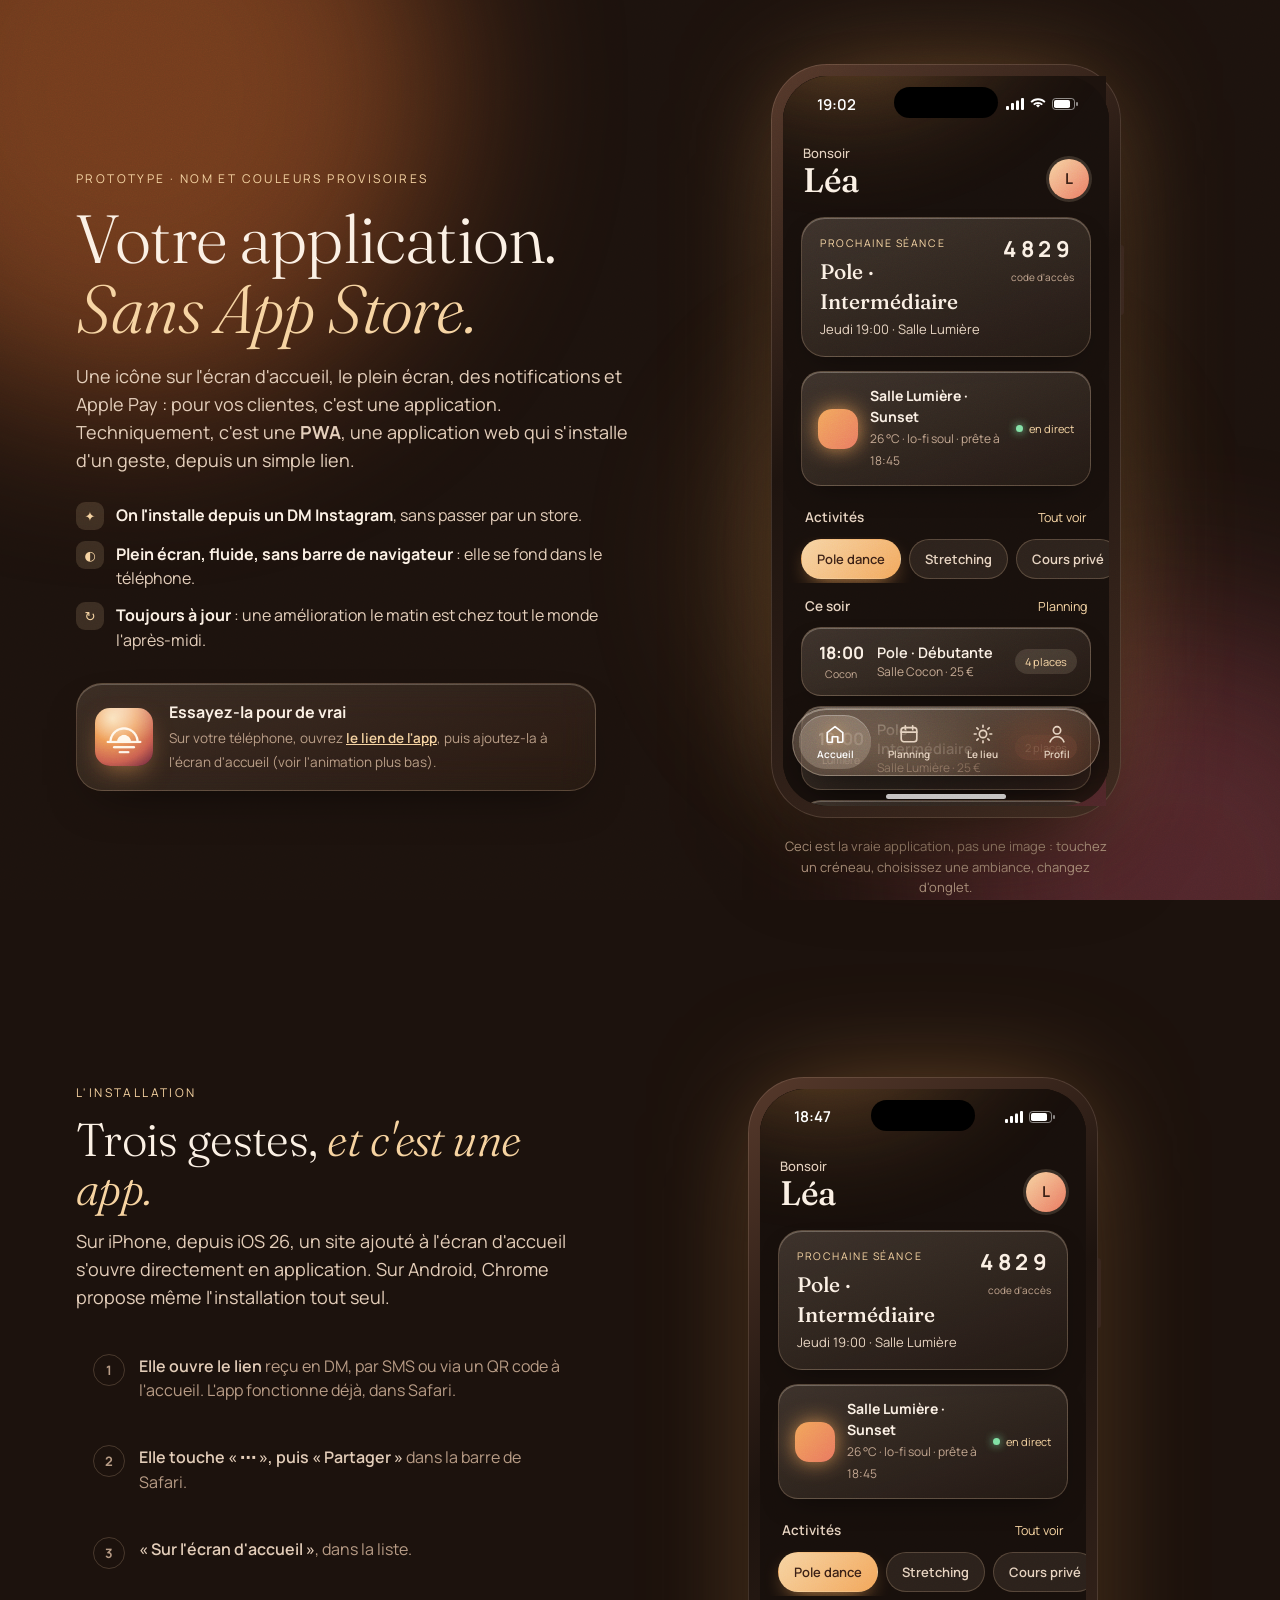
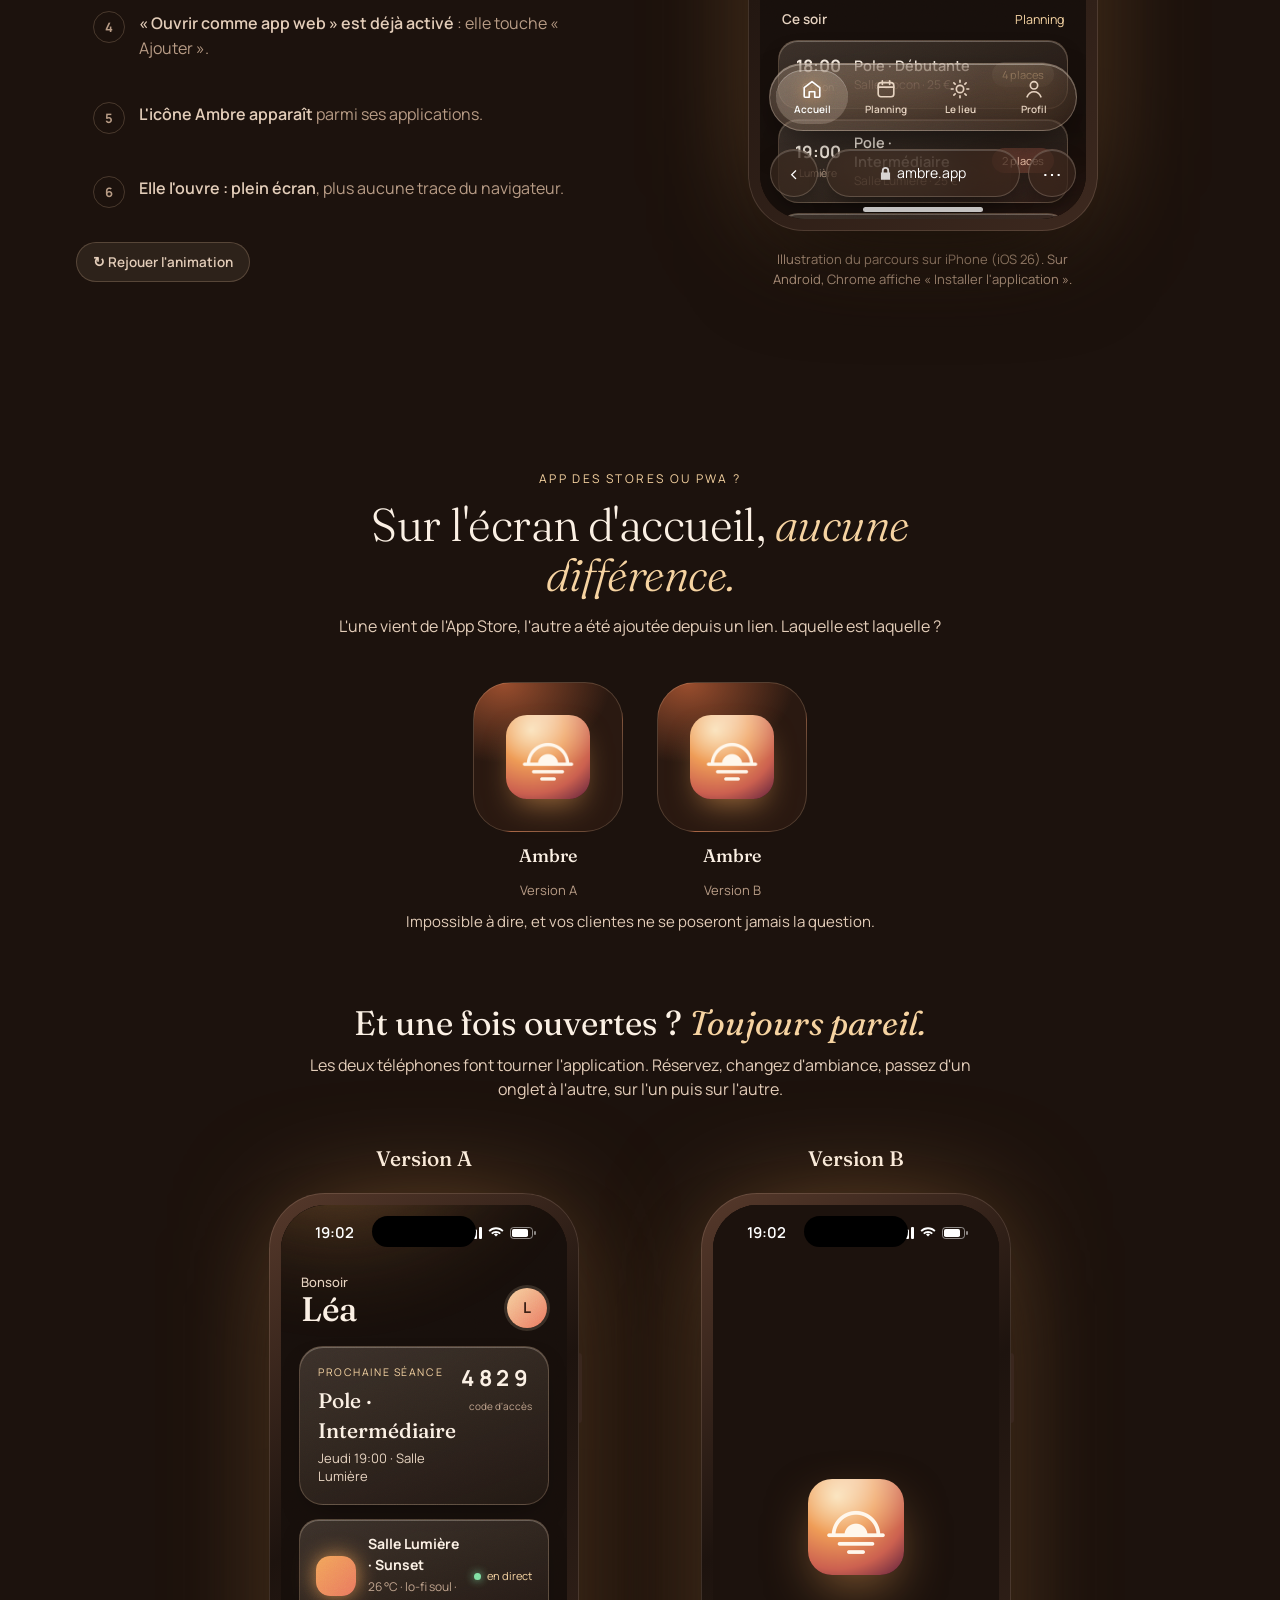
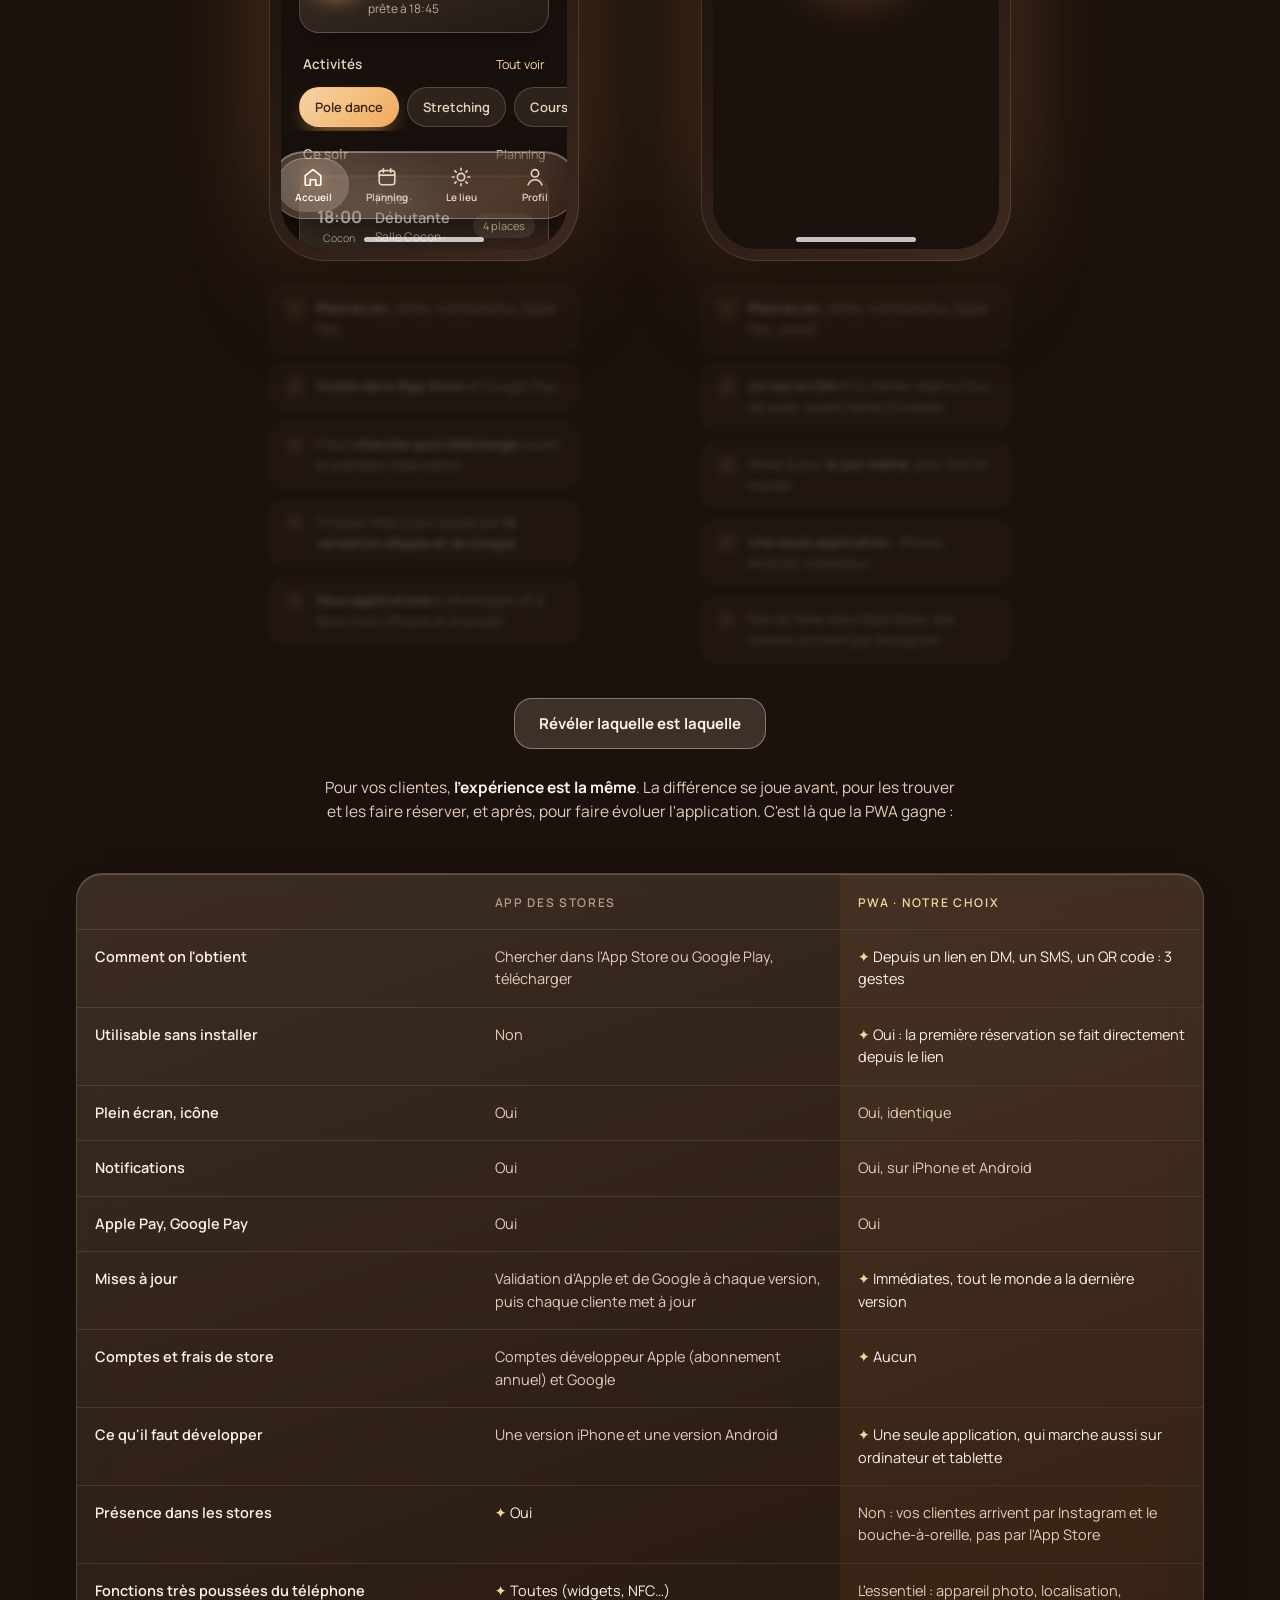
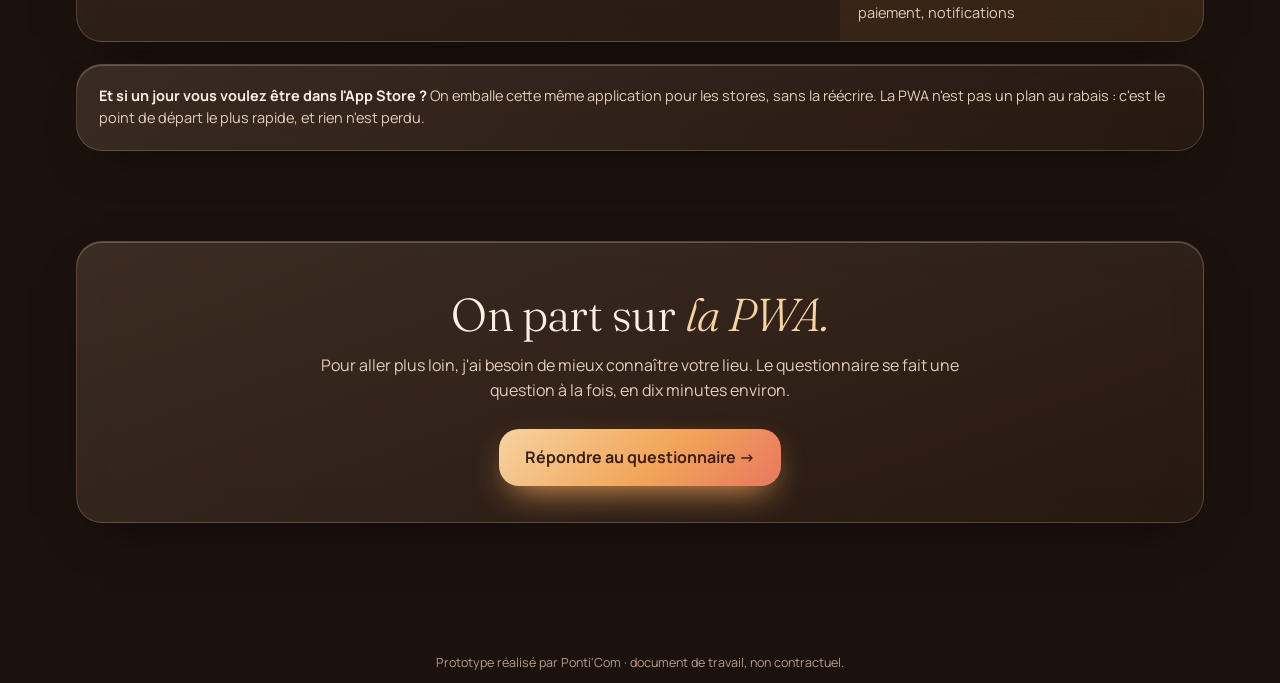
<file: index.html>
<!doctype html><html lang="fr"><head><meta charset="utf-8"><meta name="robots" content="noindex"><meta http-equiv="refresh" content="0;url=prototype/"><title>Projet</title></head><body style="background:#1c120d"></body></html>
</file>
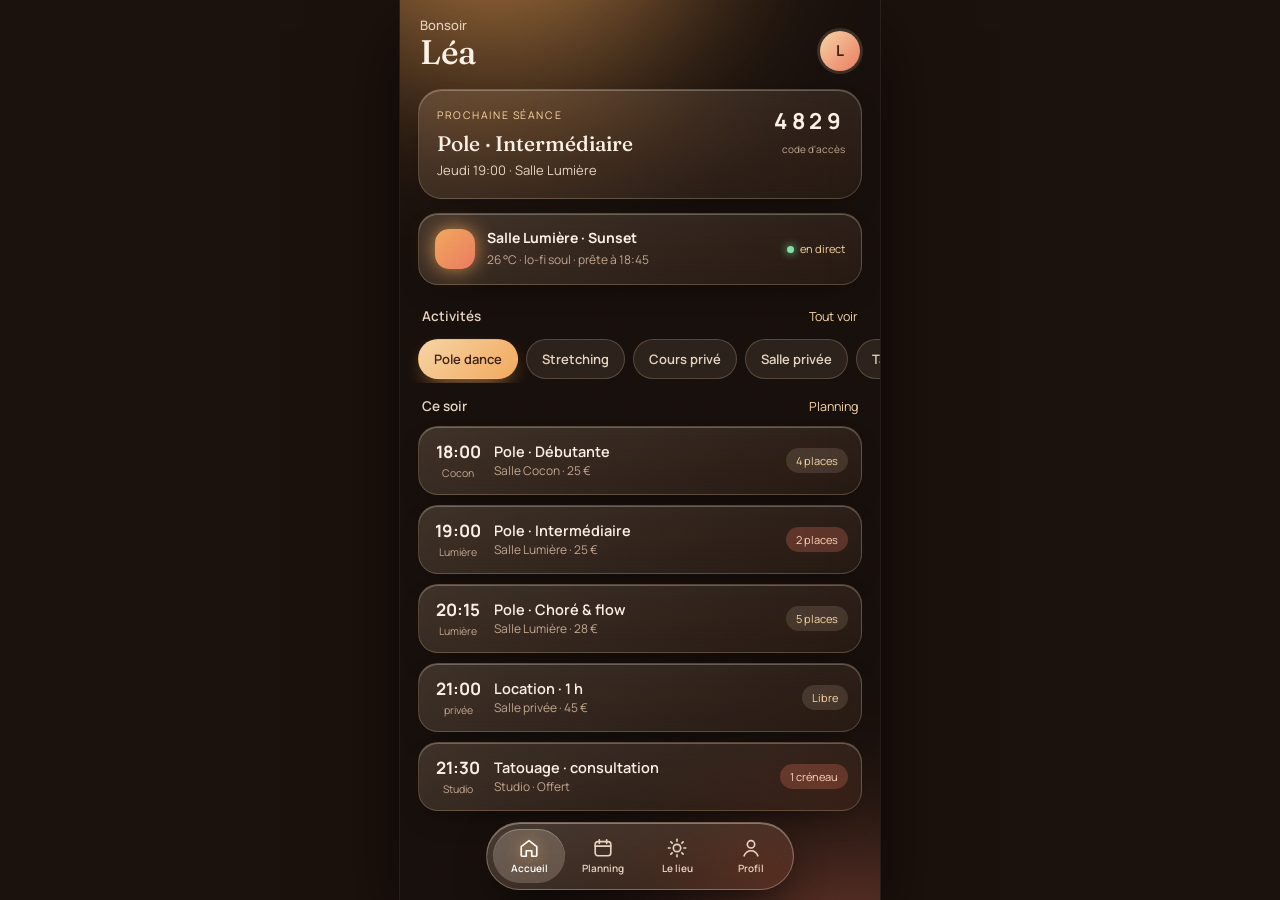
<file: app/index.html>
<!doctype html>
<html lang="fr">
<head>
<meta charset="utf-8">
<meta name="viewport" content="width=device-width, initial-scale=1, viewport-fit=cover, user-scalable=no">
<title>Ambre</title>
<meta name="robots" content="noindex, nofollow">
<meta name="description" content="Réservez vos séances et choisissez votre ambiance.">
<meta name="theme-color" content="#1c120d">
<meta name="mobile-web-app-capable" content="yes">
<meta name="apple-mobile-web-app-capable" content="yes">
<meta name="apple-mobile-web-app-status-bar-style" content="black-translucent">
<meta name="apple-mobile-web-app-title" content="Ambre">
<link rel="manifest" href="manifest.webmanifest">
<link rel="apple-touch-icon" href="apple-touch-icon.png">
<link rel="icon" href="icon-192.png">
<link rel="preconnect" href="https://fonts.googleapis.com">
<link rel="preconnect" href="https://fonts.gstatic.com" crossorigin>
<link href="https://fonts.googleapis.com/css2?family=Fraunces:opsz,wght@9..144,300;9..144,500&family=Manrope:wght@400;500;600;700&display=swap" rel="stylesheet">
<style>
:root{
  --bg:#1c120d; --ink:#fbf0e4; --ink2:#e6d2bf; --ink3:#bfa38d;
  --glass:rgba(255,222,190,.09); --glass2:rgba(255,226,198,.17);
  --line:rgba(255,214,176,.2); --line2:rgba(255,236,214,.4);
  --amber:#f2a65a; --coral:#e9775f; --sand:#f6d3a1;
  --glow:#f2a65a; --glow2:#e9775f;
  --sat:env(safe-area-inset-top,0px); --sab:env(safe-area-inset-bottom,0px);
}
html.demo{--sat:52px;--sab:20px}
html.safari{--sab:78px}
*{box-sizing:border-box;margin:0;padding:0;-webkit-tap-highlight-color:transparent}
html,body{height:100%;background:var(--bg);overscroll-behavior:none}
body{color:var(--ink);font:400 15px/1.45 Manrope,-apple-system,system-ui,sans-serif;-webkit-user-select:none;user-select:none;touch-action:manipulation;overflow:hidden;-webkit-font-smoothing:antialiased}
button{font-family:inherit;color:inherit;background:none;border:0;cursor:pointer}
.frame{position:fixed;inset:0;max-width:480px;margin:0 auto;overflow:hidden;isolation:isolate;background:#170f0b}
@media (min-width:520px){.frame{box-shadow:0 0 0 1px rgba(255,220,190,.08),0 30px 80px rgba(0,0,0,.6)}}
/* fond vivant : la lumière de la salle */
.amb{position:absolute;inset:0;z-index:-1;overflow:hidden}
.amb i{position:absolute;border-radius:50%;filter:blur(60px);transition:background 1.4s ease}
.amb i:nth-child(1){width:150%;aspect-ratio:1;top:-55%;left:-55%;background:radial-gradient(circle,var(--glow) 0,transparent 62%);opacity:.85;animation:drift 14s ease-in-out infinite alternate}
.amb i:nth-child(2){width:130%;aspect-ratio:1;bottom:-50%;right:-60%;background:radial-gradient(circle,var(--glow2) 0,transparent 60%);opacity:.6;animation:drift 18s ease-in-out infinite alternate-reverse}
@keyframes drift{to{transform:translate(8%,6%) scale(1.08)}}
.grain{position:absolute;inset:0;pointer-events:none;z-index:40;opacity:.12;mix-blend-mode:overlay;
  background-image:url("data:image/svg+xml,%3Csvg xmlns='http://www.w3.org/2000/svg' width='160' height='160'%3E%3Cfilter id='n'%3E%3CfeTurbulence type='fractalNoise' baseFrequency='.9' numOctaves='3' stitchTiles='stitch'/%3E%3C/filter%3E%3Crect width='100%25' height='100%25' filter='url(%23n)'/%3E%3C/svg%3E")}

/* barre de navigation compacte (apparaît au défilement, comme iOS) */
.nav{position:absolute;top:0;left:0;right:0;z-index:20;padding:calc(var(--sat) + 8px) 20px 10px;display:flex;justify-content:center;align-items:center;
  background:linear-gradient(rgba(28,18,13,.72),rgba(28,18,13,.5));backdrop-filter:blur(22px) saturate(160%);-webkit-backdrop-filter:blur(22px) saturate(160%);
  border-bottom:1px solid rgba(255,220,190,.1);opacity:0;transform:translateY(-6px);transition:opacity .25s,transform .25s;pointer-events:none}
.nav.on{opacity:1;transform:none}
.nav b{font-size:16px;font-weight:600}

.scroll{position:absolute;inset:0;overflow-y:auto;overflow-x:hidden;-webkit-overflow-scrolling:touch;padding:calc(var(--sat) + 10px) 18px calc(var(--sab) + 110px);scrollbar-width:none}
.scroll::-webkit-scrollbar{display:none}
.view{display:none;animation:fade .35s ease}
.view.on{display:block}
@keyframes fade{from{opacity:0;transform:translateY(6px)}to{opacity:1;transform:none}}

.large{display:flex;justify-content:space-between;align-items:flex-end;margin:6px 2px 18px}
.large small{display:block;font-size:13px;color:var(--ink2);font-weight:500}
.large h1{font-family:Fraunces,Georgia,serif;font-weight:500;font-size:34px;line-height:1.05;letter-spacing:-.01em}
.avatar{width:40px;height:40px;border-radius:50%;background:linear-gradient(135deg,var(--sand),var(--coral));display:grid;place-items:center;color:#3a2016;font-weight:700;box-shadow:0 0 0 3px rgba(255,230,200,.14)}

.g{background:linear-gradient(160deg,rgba(255,232,208,.16),rgba(255,206,170,.05));border:1px solid var(--line);
  backdrop-filter:blur(20px) saturate(150%);-webkit-backdrop-filter:blur(20px) saturate(150%);
  box-shadow:inset 0 1px 0 rgba(255,244,230,.26),0 12px 30px -16px rgba(0,0,0,.65);border-radius:24px}

.next{padding:18px;margin-bottom:14px;position:relative}
.tag{font-size:10.5px;letter-spacing:.15em;text-transform:uppercase;color:var(--sand)}
.next h3{font-family:Fraunces,Georgia,serif;font-weight:500;font-size:21px;margin:5px 0 3px;padding-right:84px}
.next p{padding-right:84px}
.next p{font-size:13px;color:var(--ink2)}
.next .code{position:absolute;right:16px;top:16px;text-align:right}
.next .code b{display:block;font-size:22px;letter-spacing:.2em;font-weight:700}
.next .code small{font-size:10px;color:var(--ink3)}
.live{display:flex;align-items:center;gap:12px;padding:14px 16px;margin-bottom:22px;border-radius:20px}
.live .orb{width:40px;height:40px;border-radius:14px;background:linear-gradient(135deg,var(--glow),var(--glow2));box-shadow:0 0 22px -2px var(--glow);transition:background 1.2s,box-shadow 1.2s;flex:none}
.live b{font-size:14px;display:block}
.live small{font-size:12px;color:var(--ink3)}
.live .dot{margin-left:auto;white-space:nowrap;flex:none;font-size:11px;color:var(--sand);display:flex;align-items:center;gap:6px}
.live .dot::before{content:"";width:7px;height:7px;border-radius:50%;background:#7fe0a3;box-shadow:0 0 8px #7fe0a3}

.sec{display:flex;justify-content:space-between;align-items:baseline;margin:2px 4px 10px}
.sec h4{font-size:13.5px;font-weight:600;color:var(--ink2)}
.sec span{font-size:12.5px;color:var(--sand)}
.chips{display:flex;gap:8px;overflow-x:auto;margin:0 -18px 14px;padding:2px 18px 4px;scrollbar-width:none}
.chips::-webkit-scrollbar{display:none}
.chip{flex:none;padding:10px 15px;border-radius:999px;font-weight:600;font-size:13px;color:var(--ink2);border:1px solid var(--line);background:var(--glass);transition:.25s}
.chip.on{background:linear-gradient(135deg,var(--sand),var(--amber));color:#3a2016;border-color:transparent;box-shadow:0 8px 22px -10px var(--glow)}
.slot{display:flex;align-items:center;gap:12px;width:100%;padding:13px 13px 13px 15px;margin-bottom:10px;border-radius:20px;text-align:left;transition:transform .18s}
.slot:active{transform:scale(.975)}
.slot .t{min-width:48px;text-align:center}
.slot .t b{display:block;font-size:17px}
.slot .t small{font-size:10.5px;color:var(--ink3)}
.slot .i{flex:1;min-width:0}
.slot .i b{display:block;font-size:14.5px;font-weight:600}
.slot .i small{font-size:12px;color:var(--ink3)}
.slot .p{font-size:11px;padding:5px 10px;border-radius:999px;background:rgba(255,230,200,.12);color:var(--sand);white-space:nowrap}
.slot .p.low{color:#ffd0b5;background:rgba(233,119,95,.25)}

.row{display:flex;align-items:center;gap:12px;padding:15px;margin-bottom:10px}
.row .sw{width:38px;height:38px;border-radius:13px;flex:none}
.row b{font-size:14.5px;display:block}
.row small{font-size:12px;color:var(--ink3)}
.toggle{margin-left:auto;width:50px;height:30px;border-radius:30px;background:rgba(255,230,200,.18);position:relative;flex:none;transition:.25s}
.toggle::after{content:"";position:absolute;top:3px;left:3px;width:24px;height:24px;border-radius:50%;background:#fff8ef;box-shadow:0 2px 6px rgba(0,0,0,.3);transition:.25s cubic-bezier(.3,1.4,.5,1)}
.toggle.on{background:linear-gradient(135deg,var(--amber),var(--coral))}
.toggle.on::after{left:23px}
.big{width:100%;height:56px;border-radius:20px;font-weight:700;font-size:15.5px;color:#3a2016;margin-top:8px;
  background:linear-gradient(135deg,var(--sand),var(--amber) 55%,var(--coral));box-shadow:0 14px 30px -12px var(--glow),inset 0 1px 0 rgba(255,255,255,.5);transition:transform .15s}
.big:active{transform:scale(.98)}
.big.ghost{background:var(--glass);color:var(--ink);box-shadow:none;border:1px solid var(--line);height:48px;font-weight:600}

/* barre d'onglets flottante (style iOS 26) */
.tabs{position:absolute;left:50%;transform:translateX(-50%);bottom:calc(var(--sab) + 10px);z-index:25;display:flex;gap:2px;padding:6px;border-radius:999px;
  background:linear-gradient(160deg,rgba(255,236,216,.2),rgba(255,210,175,.07));border:1px solid rgba(255,236,214,.28);
  backdrop-filter:blur(24px) saturate(180%);-webkit-backdrop-filter:blur(24px) saturate(180%);
  box-shadow:inset 0 1px 0 rgba(255,250,240,.35),0 16px 40px -12px rgba(0,0,0,.7)}
.tab{width:72px;height:54px;border-radius:999px;display:flex;flex-direction:column;align-items:center;justify-content:center;gap:2px;font-size:10px;font-weight:600;color:var(--ink2);transition:background .3s,color .3s}
.tab svg{width:22px;height:22px;fill:none;stroke:currentColor;stroke-width:1.8;stroke-linecap:round;stroke-linejoin:round}
.tab.on{background:rgba(255,236,214,.2);color:#fff;box-shadow:inset 0 1px 0 rgba(255,255,255,.25)}
.tab.on svg{filter:drop-shadow(0 0 7px var(--glow))}

/* feuille modale (style iOS) */
.dim{position:absolute;inset:0;z-index:30;background:rgba(10,6,4,.45);opacity:0;pointer-events:none;transition:opacity .35s}
.dim.on{opacity:1;pointer-events:auto}
.sheet{position:absolute;left:0;right:0;bottom:0;z-index:31;max-height:90%;overflow-y:auto;padding:10px 18px calc(var(--sab) + 18px);border-radius:32px 32px 0 0;
  transform:translateY(105%);transition:transform .5s cubic-bezier(.2,.95,.25,1);scrollbar-width:none;
  background:linear-gradient(170deg,rgba(72,46,33,.86),rgba(32,21,15,.95));backdrop-filter:blur(30px) saturate(160%);-webkit-backdrop-filter:blur(30px) saturate(160%);border-top:1px solid var(--line2)}
.sheet.on{transform:none}
.grab{width:40px;height:5px;border-radius:5px;background:rgba(255,230,210,.32);margin:0 auto 16px}
.sheet h2{font-family:Fraunces,Georgia,serif;font-weight:500;font-size:24px}
.sheet .meta{color:var(--ink2);font-size:13px;margin:3px 0 16px}
.ambs{display:grid;grid-template-columns:1fr 1fr;gap:10px;margin:8px 0 14px}
.ambc{padding:13px;border-radius:20px;border:1px solid var(--line);background:var(--glass);text-align:left;transition:.25s}
.ambc i{display:block;width:30px;height:30px;border-radius:50%;margin-bottom:9px}
.ambc b{display:block;font-size:13.5px}
.ambc small{font-size:11px;color:var(--ink3)}
.ambc.on{background:var(--glass2);border-color:var(--line2);box-shadow:0 0 0 2px rgba(246,211,161,.5),inset 0 1px 0 rgba(255,244,230,.3)}
.line{display:flex;justify-content:space-between;padding:12px 2px;border-top:1px solid rgba(255,220,190,.12);font-size:14px}
.line span{color:var(--ink2)}
.paynote{text-align:center;font-size:11px;color:var(--ink3);margin-top:9px}
.done{text-align:center;padding-top:6px}
.check{width:80px;height:80px;margin:4px auto 14px;border-radius:50%;display:grid;place-items:center;background:radial-gradient(circle,var(--glow),transparent 70%)}
.check svg{width:36px;height:36px;stroke:#fff;stroke-width:2.6;fill:none;stroke-dasharray:30;stroke-dashoffset:30;animation:draw .5s .15s forwards}
@keyframes draw{to{stroke-dashoffset:0}}
.bigcode{font-size:38px;font-weight:700;letter-spacing:.32em;padding-left:.32em;margin:10px 0 4px}
.done p{font-size:13px;color:var(--ink2)}
h2.title{font-family:Fraunces,Georgia,serif;font-weight:500;font-size:34px;margin:6px 2px 18px}

/* écran de lancement */
.splash{position:absolute;inset:0;z-index:60;display:grid;place-items:center;background:var(--bg);transition:opacity .5s .2s}
.splash img{width:96px;height:96px;border-radius:24px;box-shadow:0 20px 50px -10px rgba(242,166,90,.5);animation:pop .7s cubic-bezier(.2,1.4,.4,1)}
@keyframes pop{from{transform:scale(.7);opacity:0}}
.splash.off{opacity:0;pointer-events:none}

/* aide à l'installation (seulement dans le navigateur, sur mobile) */
.hint{position:absolute;left:12px;right:12px;bottom:calc(var(--sab) + 84px);z-index:26;padding:12px 14px;border-radius:18px;font-size:12.5px;color:var(--ink2);display:none;gap:10px;align-items:center}
.hint.on{display:flex}
.hint img{width:34px;height:34px;border-radius:9px;flex:none}
.hint button{margin-left:auto;font-size:18px;color:var(--ink3);padding:4px 6px}
@media (prefers-reduced-motion:reduce){*{animation:none!important;transition:none!important}}
</style>
</head>
<body>
<div class="frame" id="frame">
  <div class="amb"><i></i><i></i></div>
  <div class="grain"></div>
  <div class="nav" id="nav"><b id="navt">Accueil</b></div>

  <div class="scroll" id="scroll">
    <section class="view on" data-v="home">
      <div class="large"><div><small>Bonsoir</small><h1>Léa</h1></div><div class="avatar">L</div></div>
      <div class="next g">
        <div class="tag">Prochaine séance</div>
        <h3 id="nT">Pole · Intermédiaire</h3>
        <p id="nP">Jeudi 19:00 · Salle Lumière</p>
        <div class="code"><b id="nC">4829</b><small>code d'accès</small></div>
      </div>
      <div class="live g"><div class="orb"></div><div><b id="lT">Salle Lumière · Sunset</b><small id="lS">26 °C · lo-fi soul · prête à 18:45</small></div><div class="dot">en direct</div></div>
      <div class="sec"><h4>Activités</h4><span>Tout voir</span></div>
      <div class="chips" id="chips"></div>
      <div class="sec"><h4>Ce soir</h4><span>Planning</span></div>
      <div id="slots"></div>
    </section>

    <section class="view" data-v="plan">
      <h2 class="title">Planning</h2>
      <div class="g row"><div class="sw" style="background:linear-gradient(135deg,#f2a65a,#e9775f)"></div><div><b>Pole · Intermédiaire</b><small>Jeu. 19:00 · Salle Lumière · Sunset</small></div></div>
      <div class="g row"><div class="sw" style="background:linear-gradient(135deg,#d9879b,#a4485a)"></div><div><b>Stretching profond</b><small>Sam. 10:30 · Salle Cocon · Velours</small></div></div>
      <div class="g row"><div class="sw" style="background:linear-gradient(135deg,#4fb3a8,#d7a35e)"></div><div><b>Carnet 10 séances</b><small>7 séances restantes</small></div></div>
    </section>

    <section class="view" data-v="amb">
      <h2 class="title">Le lieu</h2>
      <div class="g row"><div class="sw" style="background:linear-gradient(135deg,#f2a65a,#e9775f)"></div><div><b>Salle Lumière</b><small>Sunset · 26 °C · lo-fi soul</small></div><button class="toggle on"></button></div>
      <div class="g row"><div class="sw" style="background:linear-gradient(135deg,#8a6fd1,#c0579a)"></div><div><b>Salle Cocon</b><small>Libre · éteinte</small></div><button class="toggle"></button></div>
      <div class="g row"><div class="sw" style="background:linear-gradient(135deg,#e9775f,#7a3142)"></div><div><b>Studio</b><small>Focus · 24 °C</small></div><button class="toggle on"></button></div>
      <div class="g row"><div class="sw" style="background:linear-gradient(135deg,#9fb7a4,#4f6b5a)"></div><div><b>Climatisation</b><small>Programmée à 8:30</small></div><button class="toggle on"></button></div>
      <p style="font-size:12px;color:var(--ink3);margin:6px 4px">Vue gérante : tout allumer ou éteindre, d'où que vous soyez.</p>
    </section>

    <section class="view" data-v="me">
      <h2 class="title">Profil</h2>
      <div class="g row"><div><b>Carnet 10 séances</b><small>7 restantes · valable jusqu'au 30/04</small></div></div>
      <div class="g row"><div><b>Paiement</b><small>Apple Pay · Visa •• 4242</small></div></div>
      <div class="g row"><div><b>Notifications</b><small>Rappels et places libérées</small></div><button class="toggle on"></button></div>
      <div class="g row"><div><b>Décharge et règlement</b><small>Signés le 02/11</small></div></div>
    </section>
  </div>

  <nav class="tabs" id="tabs">
    <button class="tab on" data-t="home"><svg viewBox="0 0 24 24"><path d="M3.5 10.5 12 4l8.5 6.5V20a1 1 0 0 1-1 1H15v-6H9v6H4.5a1 1 0 0 1-1-1z"/></svg>Accueil</button>
    <button class="tab" data-t="plan"><svg viewBox="0 0 24 24"><rect x="3.5" y="5" width="17" height="15.5" rx="3"/><path d="M3.5 10h17M8 3v4M16 3v4"/></svg>Planning</button>
    <button class="tab" data-t="amb"><svg viewBox="0 0 24 24"><circle cx="12" cy="12" r="4"/><path d="M12 2.5v2M12 19.5v2M5.3 5.3l1.4 1.4M17.3 17.3l1.4 1.4M2.5 12h2M19.5 12h2M5.3 18.7l1.4-1.4M17.3 6.7l1.4-1.4"/></svg>Le lieu</button>
    <button class="tab" data-t="me"><svg viewBox="0 0 24 24"><circle cx="12" cy="8" r="4"/><path d="M4.5 20.5c1.4-3.6 4.2-5.5 7.5-5.5s6.1 1.9 7.5 5.5"/></svg>Profil</button>
  </nav>

  <div class="hint g" id="hint"><img src="icon-192.png" alt=""><span>Installez Ambre : touchez <b>⋯</b>, puis <b>Partager</b>, puis <b>Sur l'écran d'accueil</b>.</span><button id="hintX" aria-label="Fermer">×</button></div>

  <div class="dim" id="dim"></div>
  <div class="sheet" id="sheet">
    <div class="grab"></div>
    <div id="book">
      <h2 id="sT"></h2>
      <div class="meta" id="sM"></div>
      <div class="sec" style="margin:0 2px"><h4>Votre ambiance</h4></div>
      <div class="ambs" id="ambs"></div>
      <div class="line"><span>Durée</span><b>1 h 15</b></div>
      <div class="line"><span>Tarif</span><b id="sP"></b></div>
      <button class="big" id="pay">Réserver et payer</button>
      <div class="paynote">Apple Pay · Google Pay · Carte · sécurisé par Stripe</div>
    </div>
    <div class="done" id="done" hidden>
      <div class="check"><svg viewBox="0 0 24 24"><path d="M5 12.5l4.5 4.5L19 7.5"/></svg></div>
      <h2>C'est réservé.</h2>
      <p id="dR" style="margin-top:4px"></p>
      <div class="bigcode">7316</div>
      <p>Votre code d'accès, actif 15 min avant le cours.<br>Pas de badge, rien à oublier.</p>
      <button class="big ghost" id="close" style="margin-top:18px">Fermer</button>
    </div>
  </div>

  <div class="splash" id="splash"><img src="icon-192.png" alt="Ambre"></div>
</div>

<script>
(function(){
  var demo = /[?&]demo/.test(location.search);
  if(demo) document.documentElement.classList.add("demo");
  if(/[?&]safari/.test(location.search)) document.documentElement.classList.add("safari");
  var standalone = window.matchMedia("(display-mode: standalone)").matches || navigator.standalone === true;
  var $ = function(i){ return document.getElementById(i) };
  function haptic(){ try{ navigator.vibrate && navigator.vibrate(8) }catch(e){} }

  if(/[?&]safari/.test(location.search)) $("splash").remove();
  else setTimeout(function(){ $("splash").classList.add("off") }, demo ? 250 : 700);

  var AMB = [
    {n:"Sunset", d:"Ambré · lo-fi soul", c1:"#f2a65a", c2:"#e9775f", t:"#2a170f"},
    {n:"Velours", d:"Rose poudré · R&B", c1:"#d9879b", c2:"#a4485a", t:"#26121a"},
    {n:"Nuit", d:"Violet · deep house", c1:"#8a6fd1", c2:"#c0579a", t:"#1a1226"},
    {n:"Lagon", d:"Turquoise · chill", c1:"#4fb3a8", c2:"#d7a35e", t:"#10201d"}
  ];
  var SLOTS = [
    {h:"18:00", s:"Salle Cocon", t:"Pole · Débutante", p:"25 €", l:"4 places"},
    {h:"19:00", s:"Salle Lumière", t:"Pole · Intermédiaire", p:"25 €", l:"2 places", low:1},
    {h:"20:15", s:"Salle Lumière", t:"Pole · Choré & flow", p:"28 €", l:"5 places"},
    {h:"21:00", s:"Salle privée", t:"Location · 1 h", p:"45 €", l:"Libre"},
    {h:"21:30", s:"Studio", t:"Tatouage · consultation", p:"Offert", l:"1 créneau", low:1}
  ];
  var ACTS = ["Pole dance","Stretching","Cours privé","Salle privée","Tatouage"];

  function setAmb(a){
    var r = document.documentElement.style;
    r.setProperty("--glow", a.c1); r.setProperty("--glow2", a.c2);
    document.querySelector('meta[name=theme-color]').content = a.t;
  }
  ACTS.forEach(function(a,i){
    var b = document.createElement("button"); b.className = "chip" + (i ? "" : " on"); b.textContent = a;
    b.onclick = function(){ haptic(); document.querySelectorAll(".chip").forEach(function(x){ x.classList.remove("on") }); b.classList.add("on") };
    $("chips").appendChild(b);
  });
  SLOTS.forEach(function(s){
    var b = document.createElement("button"); b.className = "slot g";
    b.innerHTML = '<div class="t"><b>'+s.h+'</b><small>'+s.s.replace(/^Salle /,"")+'</small></div><div class="i"><b>'+s.t+'</b><small>'+s.s+' · '+s.p+'</small></div><span class="p'+(s.low?' low':'')+'">'+s.l+'</span>';
    b.onclick = function(){ haptic(); open(s) };
    $("slots").appendChild(b);
  });
  var chosen = AMB[0], cur;
  AMB.forEach(function(a,i){
    var b = document.createElement("button"); b.className = "ambc" + (i ? "" : " on");
    b.innerHTML = '<i style="background:linear-gradient(135deg,'+a.c1+','+a.c2+');box-shadow:0 0 18px -2px '+a.c1+'"></i><b>'+a.n+'</b><small>'+a.d+'</small>';
    b.onclick = function(){ haptic(); document.querySelectorAll(".ambc").forEach(function(x){ x.classList.remove("on") }); b.classList.add("on"); chosen = a; setAmb(a) };
    $("ambs").appendChild(b);
  });
  function open(s){
    cur = s; $("sT").textContent = s.t; $("sM").textContent = "Ce soir · " + s.h + " · " + s.s; $("sP").textContent = s.p;
    $("book").hidden = false; $("done").hidden = true;
    $("dim").classList.add("on"); $("sheet").classList.add("on");
  }
  function close(){ $("dim").classList.remove("on"); $("sheet").classList.remove("on") }
  $("dim").onclick = close; $("close").onclick = close;
  $("pay").onclick = function(){
    haptic();
    $("dR").textContent = cur.t + " · " + cur.h + " · ambiance " + chosen.n;
    $("book").hidden = true; $("done").hidden = false;
    $("nT").textContent = cur.t; $("nP").textContent = "Ce soir " + cur.h + " · " + cur.s; $("nC").textContent = "7316";
    $("lT").textContent = cur.s + " · " + chosen.n; $("lS").textContent = chosen.d + " · prête 15 min avant";
  };
  // glisser la feuille vers le bas pour fermer
  (function(){ var y0 = null, sh = $("sheet");
    sh.addEventListener("touchstart", function(e){ if(sh.scrollTop <= 0) y0 = e.touches[0].clientY }, {passive:true});
    sh.addEventListener("touchmove", function(e){ if(y0 === null) return; var dy = e.touches[0].clientY - y0; if(dy > 0){ sh.style.transition = "none"; sh.style.transform = "translateY(" + dy + "px)" } }, {passive:true});
    sh.addEventListener("touchend", function(e){ if(y0 === null) return; var dy = e.changedTouches[0].clientY - y0; sh.style.transition = ""; sh.style.transform = ""; if(dy > 110) close(); y0 = null });
  })();
  // onglets
  var names = {home:"Accueil", plan:"Planning", amb:"Le lieu", me:"Profil"};
  document.querySelectorAll(".tab").forEach(function(t){
    t.onclick = function(){
      haptic();
      document.querySelectorAll(".tab").forEach(function(x){ x.classList.remove("on") }); t.classList.add("on");
      document.querySelectorAll(".view").forEach(function(v){ v.classList.toggle("on", v.dataset.v === t.dataset.t) });
      $("scroll").scrollTop = 0; $("navt").textContent = names[t.dataset.t];
    };
  });
  document.querySelectorAll(".toggle").forEach(function(t){ t.onclick = function(){ haptic(); t.classList.toggle("on") } });
  // titre compact au défilement
  $("scroll").addEventListener("scroll", function(){ $("nav").classList.toggle("on", this.scrollTop > 46) }, {passive:true});

  // aide à l'installation : uniquement dans le navigateur d'un téléphone
  var mobile = /iPhone|iPad|Android/i.test(navigator.userAgent);
  try{ if(!standalone && !demo && mobile && !sessionStorage.getItem("hintX")) $("hint").classList.add("on") }catch(e){}
  $("hintX").onclick = function(){ $("hint").classList.remove("on"); try{ sessionStorage.setItem("hintX","1") }catch(e){} };

  if("serviceWorker" in navigator && !demo) navigator.serviceWorker.register("sw.js").catch(function(){});
})();
</script>
</body>
</html>
</file>
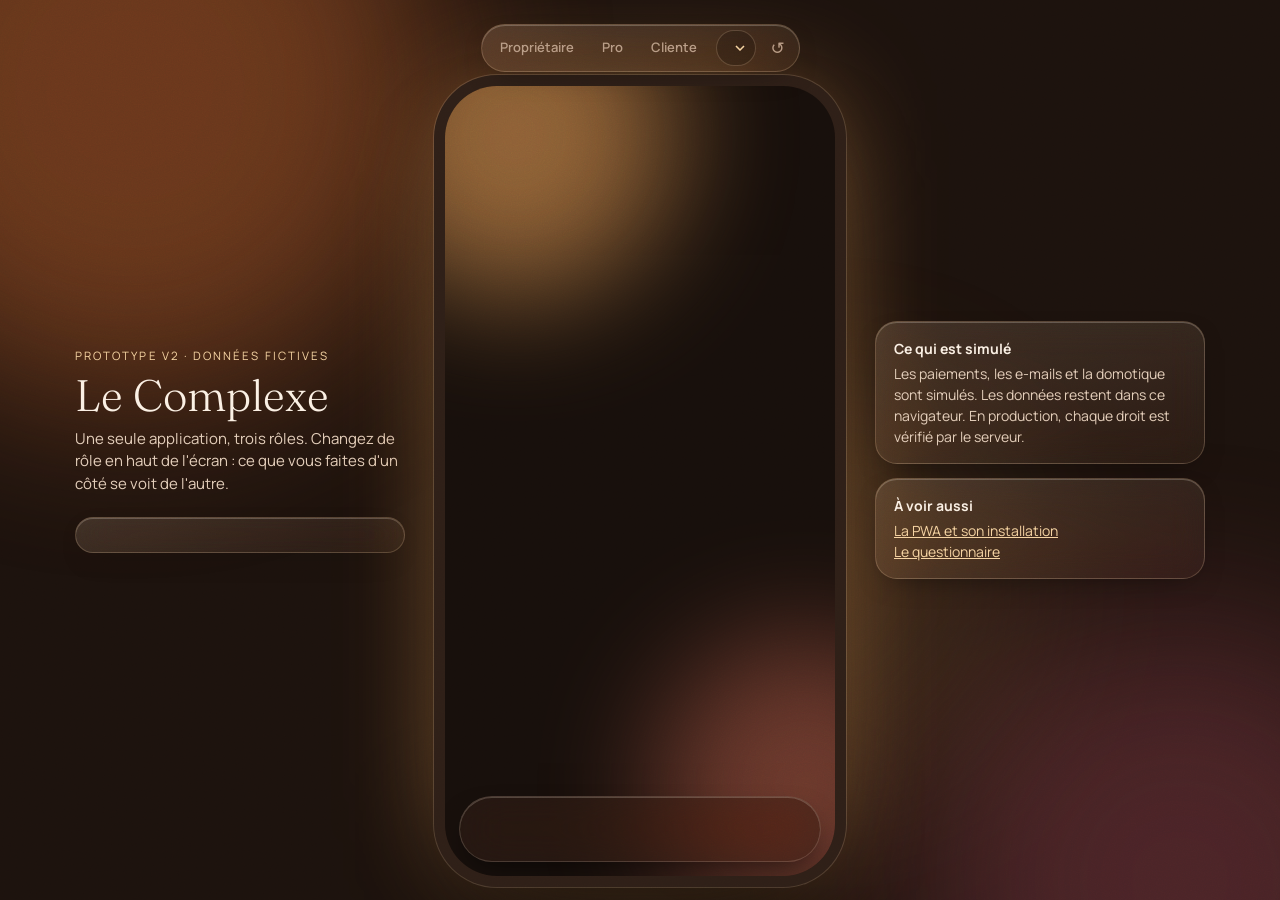
<file: demo/index.html>
<!doctype html>
<html lang="fr">
<head>
<meta charset="utf-8">
<meta name="viewport" content="width=device-width, initial-scale=1, viewport-fit=cover">
<title>Le Complexe · Prototype</title>
<meta name="robots" content="noindex, nofollow">
<meta name="theme-color" content="#1c120d">
<meta name="apple-mobile-web-app-capable" content="yes">
<meta name="apple-mobile-web-app-status-bar-style" content="black-translucent">
<meta name="apple-mobile-web-app-title" content="Le Complexe">
<link rel="manifest" href="manifest.webmanifest">
<link rel="icon" href="../app/icon-192.png">
<link rel="apple-touch-icon" href="../app/apple-touch-icon.png">
<link rel="preconnect" href="https://fonts.googleapis.com">
<link rel="preconnect" href="https://fonts.gstatic.com" crossorigin>
<link href="https://fonts.googleapis.com/css2?family=Fraunces:ital,opsz,wght@0,9..144,300;0,9..144,500;1,9..144,300&family=Manrope:wght@400;500;600;700&display=swap" rel="stylesheet">
<link rel="stylesheet" href="styles.css">
</head>
<body>
<div class="orbs" aria-hidden="true"><i></i><i></i><i></i></div>

<div class="stage">
  <aside class="side side-l">
    <div class="kicker">Prototype v2 · données fictives</div>
    <h1>Le Complexe</h1>
    <p class="lead">Une seule application, trois rôles. Changez de rôle en haut de l'écran : ce que vous faites d'un côté se voit de l'autre.</p>
    <div class="howto g" id="howto"></div>
  </aside>

  <div class="device-wrap">
    <div class="switcher g" id="switcher">
      <div class="seg" role="tablist">
        <button data-role="owner">Propriétaire</button>
        <button data-role="pro">Pro</button>
        <button data-role="client">Cliente</button>
      </div>
      <select id="who" aria-label="Voir comme"></select>
      <button class="reset" id="reset" title="Réinitialiser la démo" aria-label="Réinitialiser la démo">↺</button>
    </div>
    <div class="device" id="device">
      <div class="glow" aria-hidden="true"></div>
      <main class="scr" id="scr"></main>
      <nav class="tabbar" id="tabbar"></nav>
    </div>
  </div>

  <aside class="side side-r">
    <div class="g note">
      <b>Ce qui est simulé</b>
      <p>Les paiements, les e-mails et la domotique sont simulés. Les données restent dans ce navigateur. En production, chaque droit est vérifié par le serveur.</p>
    </div>
    <div class="g note">
      <b>À voir aussi</b>
      <p><a href="../prototype/">La PWA et son installation</a><br><a href="../questionnaire/">Le questionnaire</a></p>
    </div>
  </aside>
</div>

<dialog class="sheet" id="sheet"><div class="grab"></div><div id="sheetBody"></div></dialog>
<div class="toast" id="toast" popover="manual"></div>

<script type="module" src="app.js"></script>
</body>
</html>
</file>
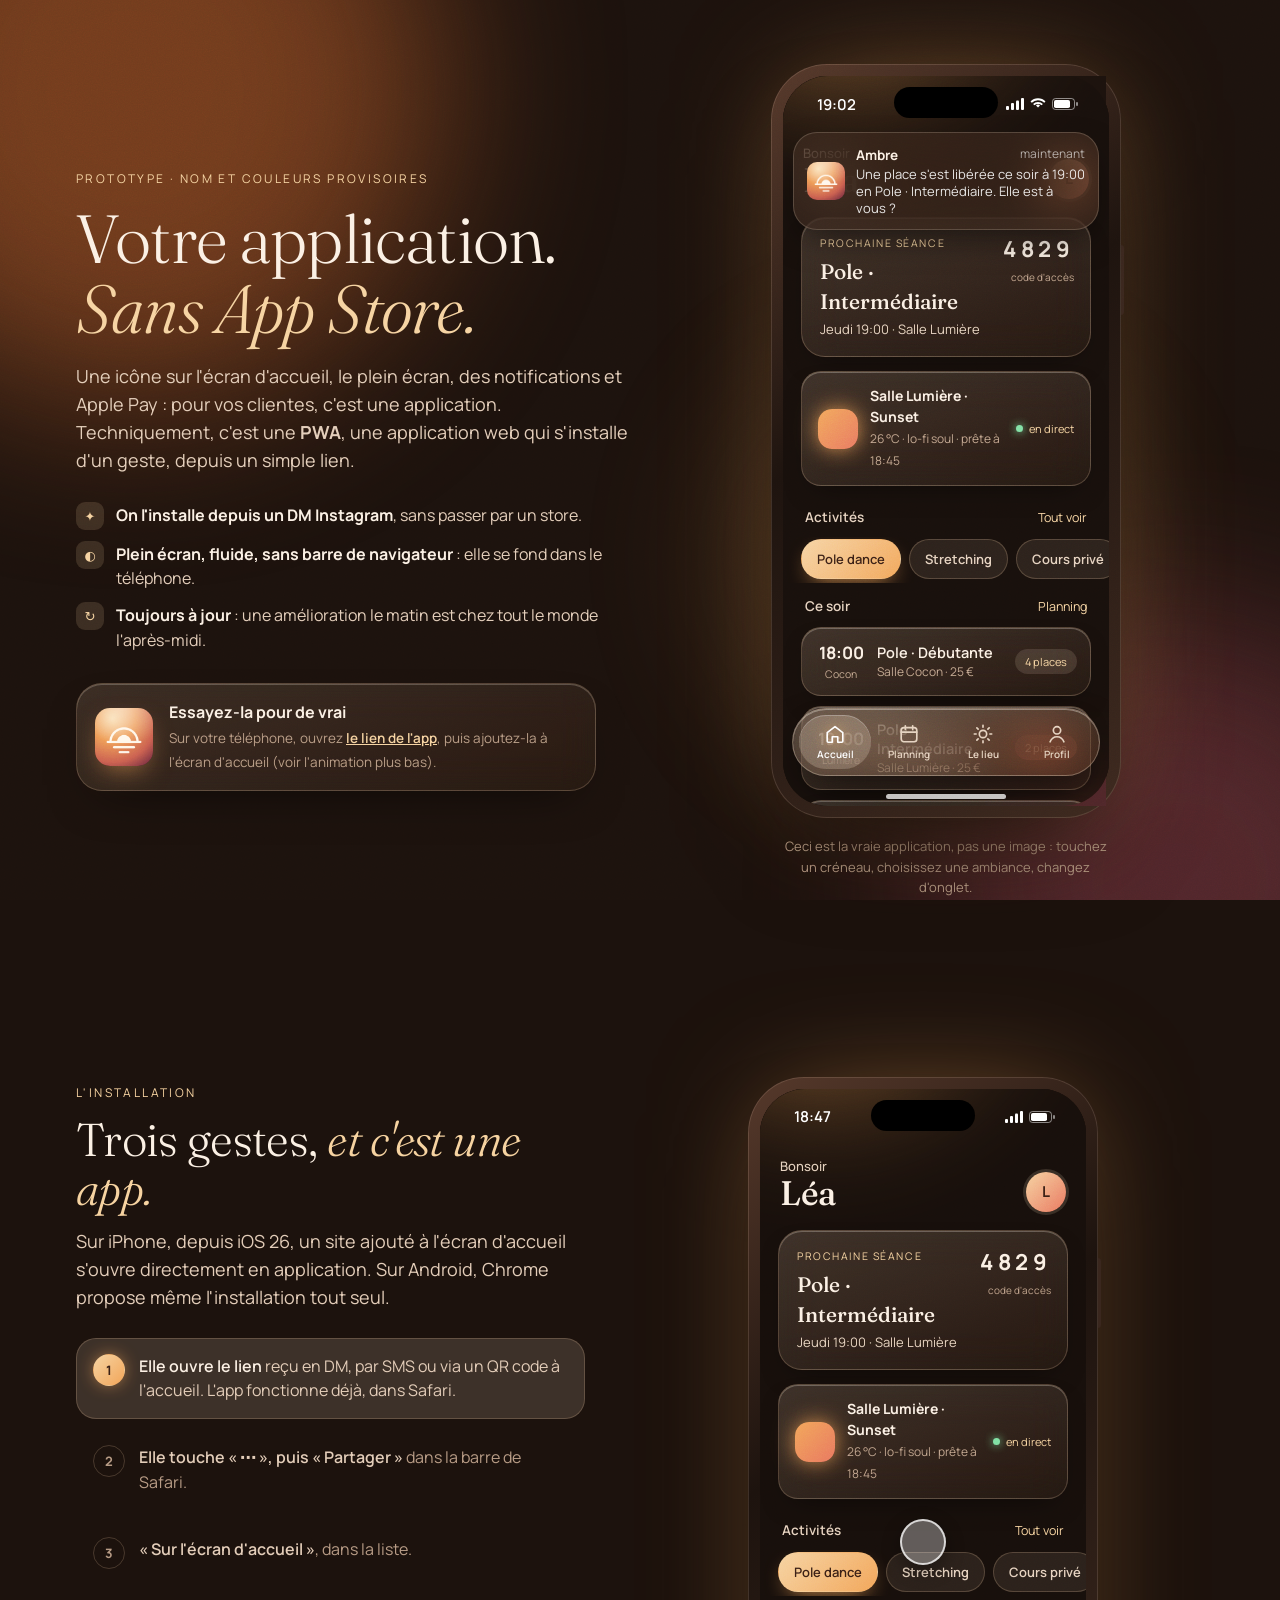
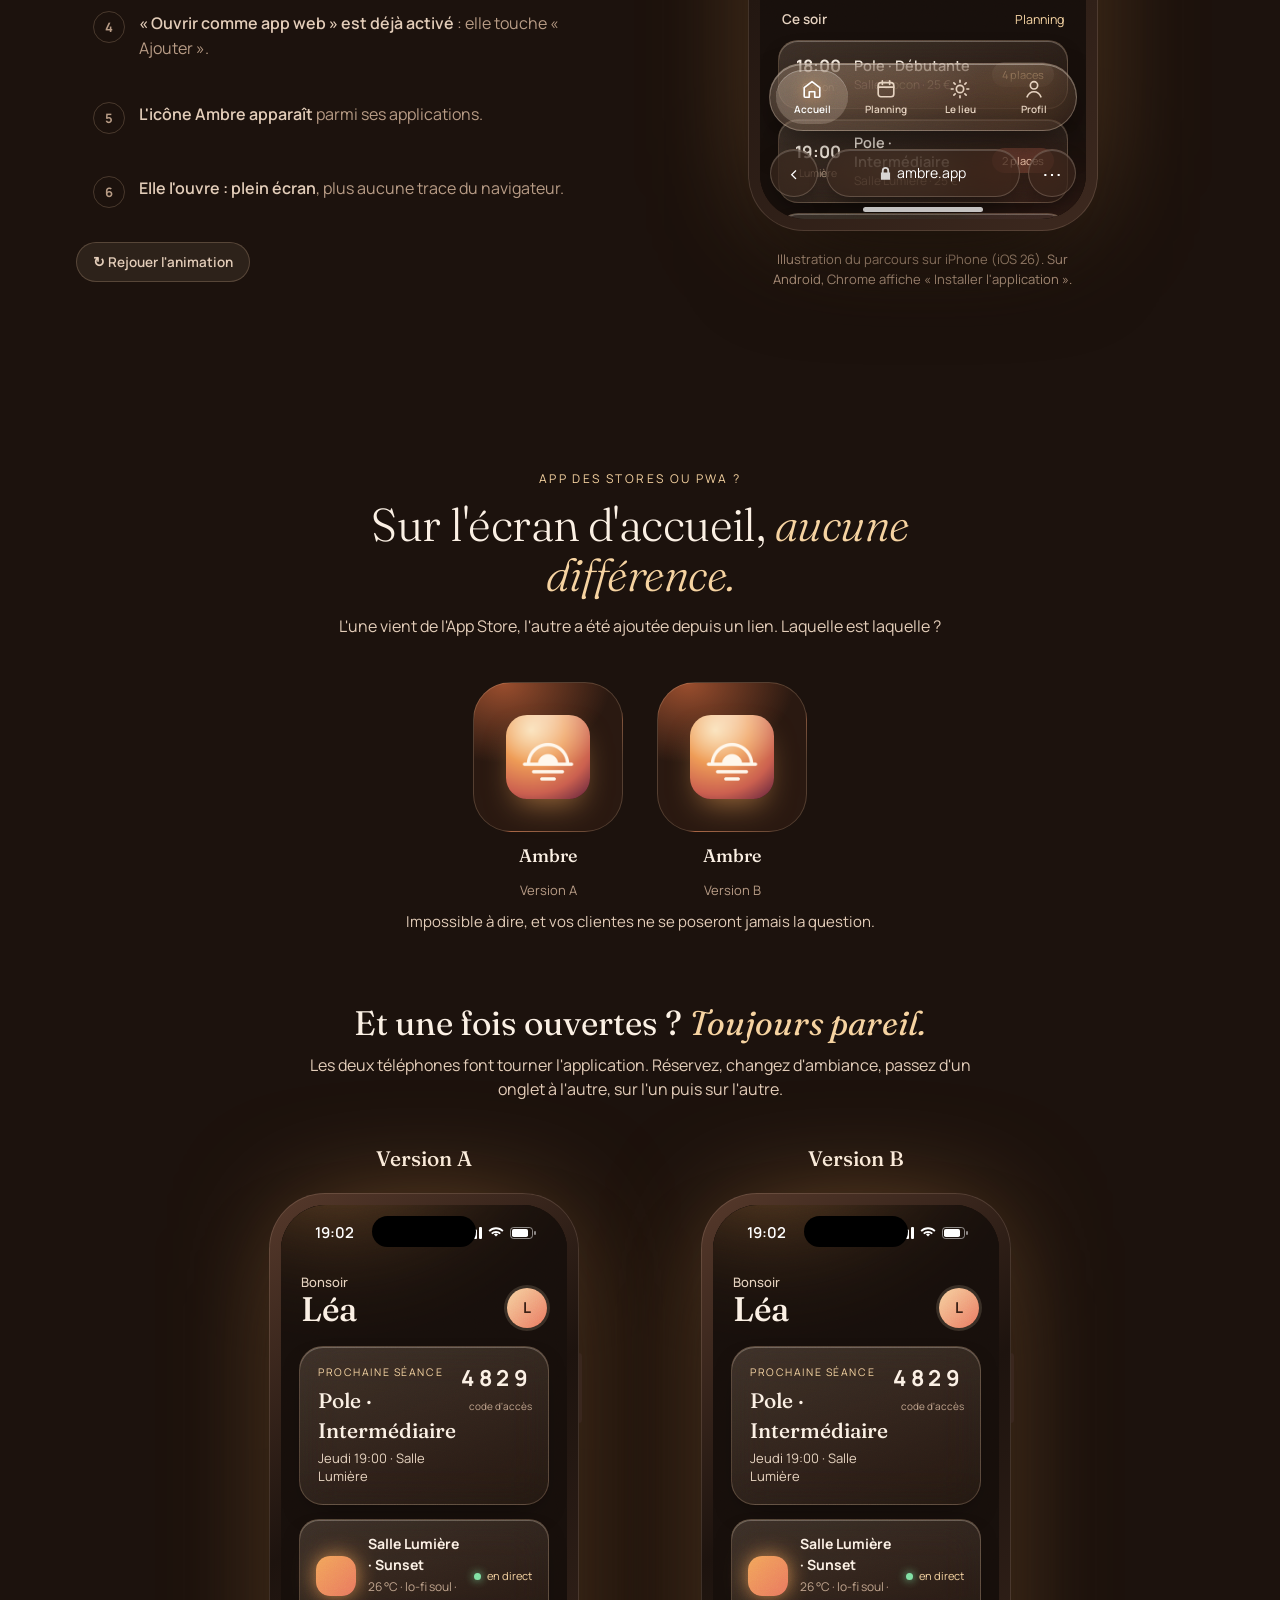
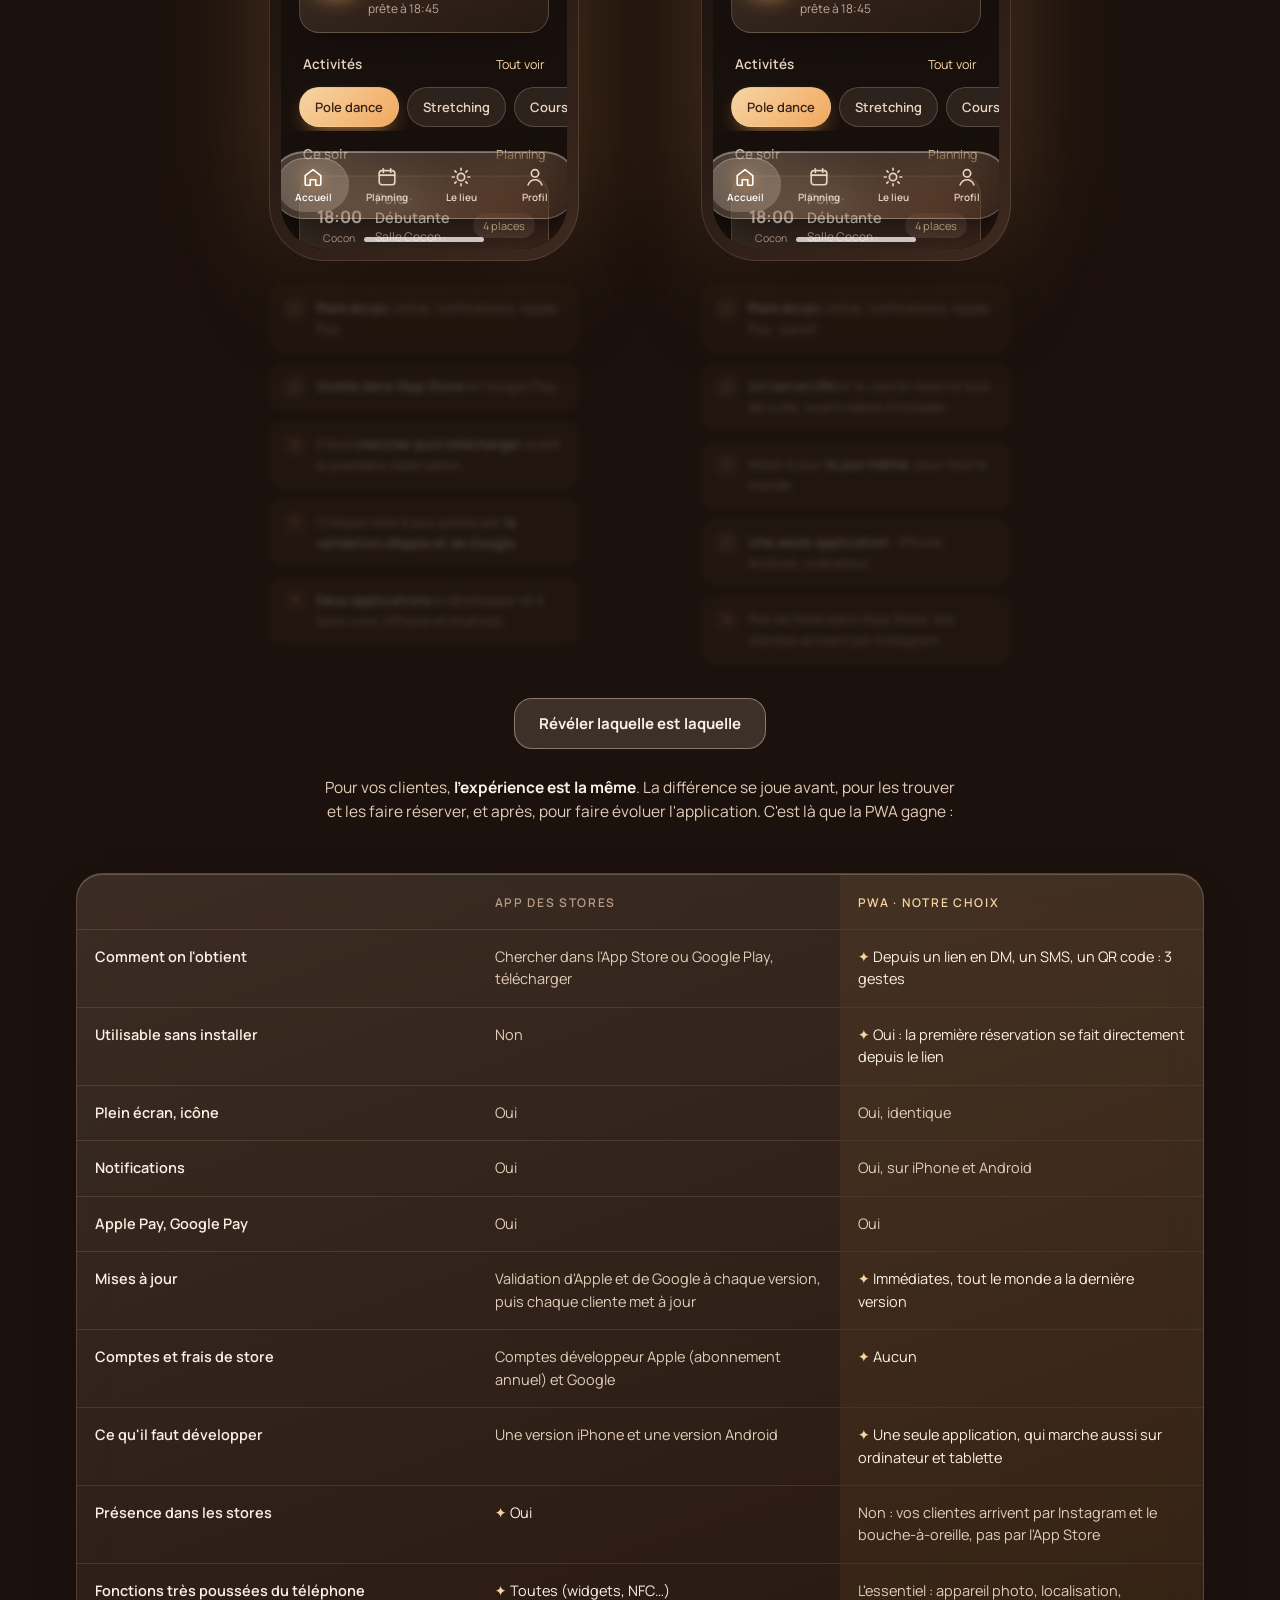
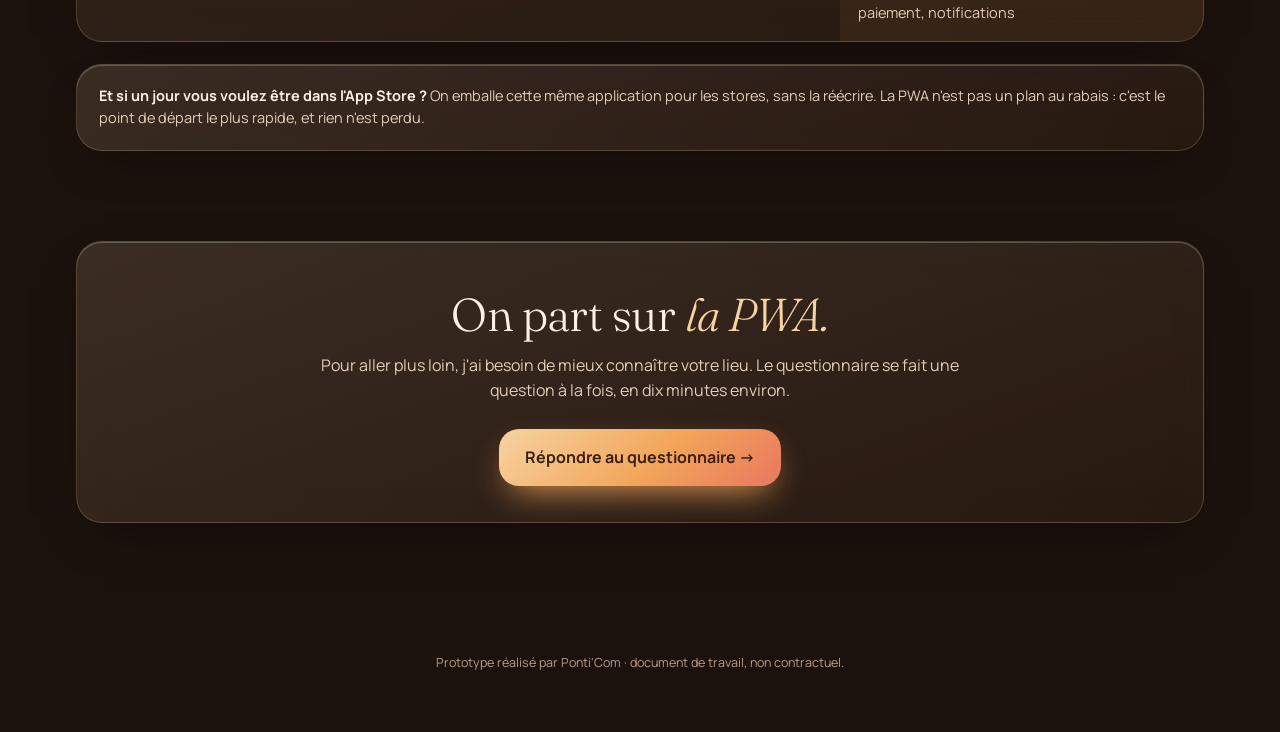
<file: prototype/index.html>
<!doctype html>
<html lang="fr">
<head>
<meta charset="utf-8">
<meta name="viewport" content="width=device-width, initial-scale=1, viewport-fit=cover">
<title>Ambre · Votre application</title>
<meta name="robots" content="noindex, nofollow">
<meta name="theme-color" content="#1c120d">
<link rel="icon" href="../app/icon-192.png">
<link rel="preconnect" href="https://fonts.googleapis.com">
<link rel="preconnect" href="https://fonts.gstatic.com" crossorigin>
<link href="https://fonts.googleapis.com/css2?family=Fraunces:ital,opsz,wght@0,9..144,300;0,9..144,500;1,9..144,300&family=Manrope:wght@400;500;600;700&display=swap" rel="stylesheet">
<style>
:root{
  --bg:#1c120d; --ink:#fbf0e4; --ink2:#e3cdb9; --ink3:#b89c86;
  --glass:rgba(255,222,190,.08); --glass2:rgba(255,226,198,.15);
  --line:rgba(255,214,176,.2); --line2:rgba(255,236,214,.4);
  --amber:#f2a65a; --coral:#e9775f; --sand:#f6d3a1; --ok:#8fe0ad;
}
*{box-sizing:border-box;margin:0;padding:0}
html{-webkit-text-size-adjust:100%;scroll-behavior:smooth}
body{background:var(--bg);color:var(--ink);font:400 16px/1.55 Manrope,system-ui,sans-serif;overflow-x:hidden;-webkit-font-smoothing:antialiased}
body::after{content:"";position:fixed;inset:0;pointer-events:none;z-index:90;opacity:.12;mix-blend-mode:overlay;
  background-image:url("data:image/svg+xml,%3Csvg xmlns='http://www.w3.org/2000/svg' width='180' height='180'%3E%3Cfilter id='n'%3E%3CfeTurbulence type='fractalNoise' baseFrequency='.85' numOctaves='3' stitchTiles='stitch'/%3E%3C/filter%3E%3Crect width='100%25' height='100%25' filter='url(%23n)'/%3E%3C/svg%3E")}
.orbs{position:fixed;inset:0;overflow:hidden;z-index:0;pointer-events:none}
.orbs i{position:absolute;border-radius:50%;filter:blur(90px)}
.orbs i:nth-child(1){width:620px;height:620px;background:#c9672f;top:-220px;left:-180px;opacity:.5}
.orbs i:nth-child(2){width:520px;height:520px;background:#a4485a;bottom:-240px;right:-160px;opacity:.4}
.orbs i:nth-child(3){width:360px;height:360px;background:#e6a45c;top:42%;left:58%;opacity:.18}
.wrap{position:relative;z-index:1;max-width:1160px;margin:0 auto;padding:0 16px}
.kicker{font-size:12px;letter-spacing:.2em;text-transform:uppercase;color:var(--sand)}
h1,h2{font-family:Fraunces,Georgia,serif;font-weight:300;letter-spacing:-.012em}
h1{font-size:clamp(38px,6vw,68px);line-height:1.02;margin:16px 0 20px}
h2{font-size:clamp(30px,4.2vw,46px);line-height:1.08;margin:12px 0 14px}
h1 em,h2 em{font-style:italic;color:var(--sand)}
.lead{color:var(--ink2);font-size:18px;max-width:560px}
.g{background:linear-gradient(160deg,rgba(255,232,208,.13),rgba(255,206,170,.04));border:1px solid var(--line);
  backdrop-filter:blur(18px) saturate(140%);-webkit-backdrop-filter:blur(18px) saturate(140%);
  box-shadow:inset 0 1px 0 rgba(255,244,230,.22),0 20px 50px -26px rgba(0,0,0,.7);border-radius:26px}
section{padding:90px 0}
@media (max-width:760px){section{padding:64px 0}}

/* ---------- téléphone ---------- */
.phone{position:relative;width:min(350px,100%);aspect-ratio:9/19.4;border-radius:56px;padding:12px;flex:none;
  background:linear-gradient(145deg,#56392b,#1d130e 42%,#3d291f);
  box-shadow:0 50px 100px -36px rgba(0,0,0,.85),0 0 0 1px rgba(255,220,190,.14) inset,0 0 120px -30px rgba(242,166,90,.55)}
.phone::before{content:"";position:absolute;right:-3px;top:24%;width:3px;height:70px;border-radius:0 3px 3px 0;background:#3a271e}
.screen{position:absolute;inset:12px;border-radius:45px;overflow:hidden;background:#170f0b;isolation:isolate}
.screen iframe{position:absolute;inset:0;width:100%;height:100%;border:0;display:block}
.sbar{position:absolute;top:0;left:0;right:0;height:50px;z-index:40;display:flex;justify-content:space-between;align-items:center;padding:6px 30px 0 34px;color:#fff;font:600 15px -apple-system,Manrope,sans-serif;pointer-events:none}
.sbar .ic{display:flex;gap:6px;align-items:center}
.sbar svg{height:12px;fill:#fff}
.island{position:absolute;top:11px;left:50%;transform:translateX(-50%);width:104px;height:31px;background:#000;border-radius:20px;z-index:41;pointer-events:none}
.homeind{position:absolute;bottom:7px;left:50%;transform:translateX(-50%);width:120px;height:5px;border-radius:5px;background:rgba(255,255,255,.75);z-index:41;pointer-events:none}

/* notification iOS */
.notif{position:absolute;top:56px;left:10px;right:10px;z-index:45;display:flex;gap:11px;align-items:center;padding:12px 13px;border-radius:24px;
  background:rgba(60,42,33,.62);backdrop-filter:blur(26px) saturate(180%);-webkit-backdrop-filter:blur(26px) saturate(180%);border:1px solid rgba(255,236,214,.18);
  box-shadow:0 14px 34px -10px rgba(0,0,0,.6);transform:translateY(-140%);opacity:0;transition:transform .6s cubic-bezier(.2,1.2,.3,1),opacity .4s;pointer-events:none;font-family:-apple-system,Manrope,sans-serif}
.notif.on{transform:none;opacity:1}
.notif img{width:38px;height:38px;border-radius:10px;flex:none}
.notif b{font-size:13.5px;display:flex;justify-content:space-between}
.notif b span{font-weight:400;font-size:12px;color:rgba(255,255,255,.6)}
.notif p{font-size:13px;line-height:1.3;color:rgba(255,255,255,.88)}

/* ---------- hero ---------- */
.hero{display:grid;grid-template-columns:1.05fr .95fr;gap:40px;align-items:center;padding-top:64px}
@media (max-width:900px){.hero{grid-template-columns:1fr;gap:56px}.hero .phonecol{justify-self:center}}
.ticks{list-style:none;display:grid;gap:12px;margin:28px 0 30px}
.ticks li{display:flex;gap:12px;align-items:flex-start;color:var(--ink2)}
.ticks li span{flex:none;width:28px;height:28px;border-radius:9px;display:grid;place-items:center;background:rgba(246,211,161,.14);color:var(--sand);font-size:13px;margin-top:-1px}
.ticks b{color:var(--ink)}
.try{display:flex;gap:16px;align-items:center;padding:16px 18px;max-width:520px}
.try img{width:58px;height:58px;border-radius:15px;flex:none;box-shadow:0 10px 26px -8px rgba(242,166,90,.6)}
.try b{display:block}
.try small{color:var(--ink3);font-size:13.5px}
.try a{color:var(--sand);font-weight:600}
.phonecol{display:flex;flex-direction:column;align-items:center;gap:18px}
.caption{font-size:13px;color:var(--ink3);text-align:center;max-width:330px}

/* ---------- installation ---------- */
.install{display:grid;grid-template-columns:.95fr 1.05fr;gap:56px;align-items:center}
@media (max-width:900px){.install{grid-template-columns:1fr;gap:40px}.install .phonecol{order:-1}}
.steps{list-style:none;display:grid;gap:10px;margin-top:26px;counter-reset:s}
.steps li{display:flex;gap:14px;align-items:flex-start;padding:15px 16px;border-radius:20px;border:1px solid transparent;color:var(--ink3);transition:.4s;counter-increment:s}
.steps li::before{content:counter(s);flex:none;width:30px;height:30px;border-radius:50%;display:grid;place-items:center;font-weight:700;font-size:13px;border:1px solid var(--line);color:var(--ink3);transition:.4s}
.steps li b{color:var(--ink2);font-weight:600;transition:.4s}
.steps li.on{background:var(--glass2);border-color:var(--line);color:var(--ink2)}
.steps li.on::before{background:linear-gradient(135deg,var(--sand),var(--amber));color:#3a2016;border-color:transparent;box-shadow:0 0 18px -4px var(--amber)}
.steps li.on b{color:var(--ink)}
.steps li.past::before{content:"✓";color:var(--sand)}
.replay{margin-top:18px;display:inline-flex;gap:8px;align-items:center;padding:10px 16px;border-radius:999px;border:1px solid var(--line);background:var(--glass);color:var(--ink2);font:600 13.5px Manrope,sans-serif;cursor:pointer}

/* scènes de l'animation */
.sc{position:absolute;inset:0;isolation:isolate;transition:opacity .45s,transform .55s cubic-bezier(.2,.9,.25,1)}
.sc.hide{opacity:0;pointer-events:none}
.safaribar{position:absolute;left:10px;right:10px;bottom:22px;z-index:30;display:flex;gap:8px;align-items:center}
.sbtn,.spill{height:48px;border-radius:999px;background:rgba(58,40,31,.55);backdrop-filter:blur(22px) saturate(170%);-webkit-backdrop-filter:blur(22px) saturate(170%);border:1px solid rgba(255,236,214,.2);box-shadow:inset 0 1px 0 rgba(255,255,255,.18),0 10px 24px -10px rgba(0,0,0,.6);color:#fff;display:grid;place-items:center;font-family:-apple-system,Manrope,sans-serif}
.sbtn{width:48px;flex:none;font-size:20px}
.spill{flex:1;font-size:14px;display:flex;justify-content:center;gap:6px;align-items:center}
.spill svg{width:11px;fill:#fff;opacity:.8}
.menu{position:absolute;right:12px;bottom:80px;z-index:32;width:220px;border-radius:24px;padding:6px;transform-origin:90% 100%;transform:scale(.6);opacity:0;transition:.35s cubic-bezier(.2,1.2,.3,1);
  background:rgba(58,40,31,.72);backdrop-filter:blur(26px) saturate(180%);-webkit-backdrop-filter:blur(26px) saturate(180%);border:1px solid rgba(255,236,214,.2);font-family:-apple-system,Manrope,sans-serif}
.menu.on{transform:none;opacity:1}
.mi{display:flex;justify-content:space-between;align-items:center;padding:11px 12px;font-size:14px;color:#fff;border-radius:14px}
.mi span{opacity:.75}
.mi.hl{background:rgba(255,236,214,.16)}
.sheetx{position:absolute;left:0;right:0;bottom:0;z-index:33;border-radius:30px 30px 0 0;padding:10px 14px 30px;transform:translateY(105%);transition:transform .5s cubic-bezier(.2,.95,.25,1);
  background:rgba(44,31,24,.92);backdrop-filter:blur(28px);-webkit-backdrop-filter:blur(28px);font-family:-apple-system,Manrope,sans-serif;color:#fff}
.sheetx.on{transform:none}
.sheetx .grab{width:36px;height:5px;border-radius:5px;background:rgba(255,255,255,.3);margin:0 auto 12px}
.sh-head{display:flex;gap:10px;align-items:center;padding:4px 4px 12px;border-bottom:1px solid rgba(255,255,255,.1)}
.sh-head img{width:40px;height:40px;border-radius:10px}
.sh-head b{display:block;font-size:14px}
.sh-head small{font-size:12px;opacity:.6}
.people{display:flex;gap:12px;padding:14px 4px;overflow:hidden}
.people i{flex:none;width:50px;height:50px;border-radius:50%;display:grid;place-items:center;font-style:normal;font-weight:700;font-size:16px;color:#3a2016}
.sh-list{border-radius:16px;background:rgba(255,255,255,.07);overflow:hidden}
.sh-list div{display:flex;justify-content:space-between;align-items:center;padding:13px 14px;font-size:14px;border-bottom:1px solid rgba(255,255,255,.07)}
.sh-list div:last-child{border:0}
.sh-list div span{opacity:.7;font-size:16px}
.sh-list .hl{background:rgba(242,166,90,.22)}
.addx{position:absolute;inset:0;z-index:34;background:#1f1612;transform:translateY(100%);transition:transform .5s cubic-bezier(.2,.95,.25,1);font-family:-apple-system,Manrope,sans-serif;color:#fff;padding:60px 14px 0}
.addx.on{transform:none}
.add-top{display:flex;justify-content:space-between;align-items:center;font-size:14.5px;margin-bottom:22px}
.add-top span{color:var(--amber)}
.add-top b{font-size:15px}
.add-top strong{color:var(--amber)}
.add-card{display:flex;gap:12px;align-items:center;padding:12px;border-radius:16px;background:rgba(255,255,255,.07);margin-bottom:12px}
.add-card img{width:62px;height:62px;border-radius:15px}
.add-card b{display:block;font-size:16px;padding-bottom:6px;border-bottom:1px solid rgba(255,255,255,.12);margin-bottom:6px}
.add-card small{opacity:.6;font-size:12.5px}
.add-opt{display:flex;justify-content:space-between;align-items:center;padding:12px 14px;border-radius:16px;background:rgba(255,255,255,.07);font-size:14.5px;transition:box-shadow .4s}
.add-opt.pulse{box-shadow:0 0 0 2px var(--amber),0 0 30px -4px var(--amber)}
.ios-t{width:50px;height:30px;border-radius:30px;background:#5bd07f;position:relative}
.ios-t::after{content:"";position:absolute;top:2px;right:2px;width:26px;height:26px;border-radius:50%;background:#fff}
.add-note{font-size:12px;opacity:.55;padding:10px 6px}
.home{position:absolute;inset:0;z-index:20;background:radial-gradient(120% 70% at 20% 0%,#9a4e2e,transparent 60%),radial-gradient(100% 70% at 100% 100%,#6b2d3d,transparent 60%),#24160f;padding:70px 22px 0;font-family:-apple-system,Manrope,sans-serif}
.grid{display:grid;grid-template-columns:repeat(4,1fr);gap:22px 0;justify-items:center}
.app{display:flex;flex-direction:column;align-items:center;gap:5px;font-size:11px;color:#fff;width:64px}
.app i{width:60px;height:60px;border-radius:15px;display:block;box-shadow:0 6px 14px -6px rgba(0,0,0,.5)}
.app img{width:60px;height:60px;border-radius:15px;display:block;box-shadow:0 8px 20px -6px rgba(242,166,90,.6)}
.app.new{transform:scale(0);transition:transform .6s cubic-bezier(.2,1.6,.4,1)}
.app.new.on{transform:none}
.dock{position:absolute;left:12px;right:12px;bottom:18px;height:86px;border-radius:32px;background:rgba(255,236,214,.14);backdrop-filter:blur(20px);-webkit-backdrop-filter:blur(20px);display:flex;justify-content:space-around;align-items:center;border:1px solid rgba(255,236,214,.12)}
.dock i{width:58px;height:58px;border-radius:15px;display:block}
.dots{position:absolute;bottom:116px;left:50%;transform:translateX(-50%);display:flex;gap:7px}
.dots i{width:7px;height:7px;border-radius:50%;background:rgba(255,255,255,.4)}
.dots i:first-child{background:#fff}
.launch{position:absolute;z-index:36;background:#1c120d;border-radius:15px;display:grid;place-items:center;transition:all .55s cubic-bezier(.3,.9,.25,1);opacity:0;pointer-events:none}
.launch img{width:60px;height:60px;border-radius:15px;transition:.55s}
.launch.on{opacity:1}
.finger{position:absolute;z-index:50;width:46px;height:46px;margin:-23px 0 0 -23px;border-radius:50%;background:rgba(255,255,255,.32);border:2px solid rgba(255,255,255,.75);box-shadow:0 6px 18px rgba(0,0,0,.35);
  transition:left .7s cubic-bezier(.45,.05,.25,1),top .7s cubic-bezier(.45,.05,.25,1),opacity .3s,transform .15s;opacity:0;pointer-events:none;left:50%;top:60%}
.finger.on{opacity:1}
.finger.tap{transform:scale(.78);background:rgba(255,255,255,.55)}

/* ---------- comparaison ---------- */
.cmp-head{text-align:center;max-width:720px;margin:0 auto}
.cmp-head p{color:var(--ink2)}
.twins{display:flex;justify-content:center;gap:34px;margin:44px auto 10px;flex-wrap:wrap}
.twin{display:flex;flex-direction:column;align-items:center;gap:10px}
.twin .tile{width:150px;height:150px;border-radius:38px;display:grid;place-items:center;background:radial-gradient(120% 90% at 20% 0%,#9a4e2e,transparent 60%),#2a1911;border:1px solid var(--line)}
.twin img{width:84px;height:84px;border-radius:21px;box-shadow:0 14px 30px -10px rgba(242,166,90,.6)}
.twin span{font-size:13px;color:var(--ink3)}
.twin b{font-family:Fraunces,serif;font-weight:500;font-size:18px}
.reveal{text-align:center;color:var(--ink2);font-size:15px;margin-bottom:40px}
.table{border-radius:26px;overflow:hidden}
.tr{display:grid;grid-template-columns:1.1fr 1fr 1fr;border-top:1px solid rgba(255,214,176,.12)}
.tr:first-child{border-top:0}
.tr>div{padding:16px 18px;font-size:14.5px;color:var(--ink2)}
.tr>div:first-child{color:var(--ink);font-weight:600}
.tr.h>div{font-size:12px;letter-spacing:.14em;text-transform:uppercase;color:var(--ink3);font-weight:600;padding-top:20px}
.tr.h>div.pwa{color:var(--sand)}
.tr>div.pwa{background:rgba(242,166,90,.07)}
.tr .w{color:var(--ink)}
.tr .w::before{content:"✦ ";color:var(--sand)}
@media (max-width:640px){
  .tr{grid-template-columns:1fr 1fr}
  .tr>div:first-child{grid-column:1/-1;padding-bottom:0;font-size:13px;color:var(--sand)}
  .tr.h>div:first-child{display:none}
  .tr>div{padding:10px 14px 14px;font-size:13.5px}
}
.honest{margin-top:22px;padding:20px 22px;font-size:14.5px;color:var(--ink2)}
.honest b{color:var(--ink)}


/* duo vivant app des stores / PWA */
.duo-head{text-align:center;max-width:680px;margin:70px auto 0}
.duo-head h3{font-family:Fraunces,serif;font-weight:400;font-size:clamp(24px,3.2vw,34px);line-height:1.15}
.duo-head h3 em{font-style:italic;color:var(--sand)}
.duo-head p{color:var(--ink2);margin-top:10px}
.duo{display:grid;grid-template-columns:1fr 1fr;gap:44px;margin:40px auto 0;max-width:820px}
@media (max-width:760px){.duo{grid-template-columns:1fr;gap:60px}}
.duo .col{display:flex;flex-direction:column;align-items:center}
.duo .phone{width:min(310px,100%)}
.duo .lbl{margin-bottom:18px;text-align:center}
.duo .lbl b{display:block;font-family:Fraunces,serif;font-weight:500;font-size:21px}
.duo .lbl span{font-size:13px;color:var(--ink3)}
.duo .lbl .real{display:none}
.duo.shown .lbl .real{display:block}
.duo.shown .lbl .ab{display:none}
.duo .diff{width:min(310px,100%);margin-top:24px;display:grid;gap:10px;opacity:.25;filter:blur(3px);transition:opacity .6s,filter .6s;pointer-events:none}
.duo.shown .diff{opacity:1;filter:none;pointer-events:auto}
.diff div{display:flex;gap:10px;font-size:13.5px;color:var(--ink2);padding:12px 14px;border-radius:16px;background:var(--glass);border:1px solid var(--line);backdrop-filter:blur(12px);-webkit-backdrop-filter:blur(12px)}
.diff b{color:var(--ink);font-weight:600}
.diff .ico{flex:none;width:22px;height:22px;border-radius:7px;display:grid;place-items:center;font-size:12px;background:rgba(246,211,161,.16);color:var(--sand)}
.diff .ico.no{background:rgba(233,119,95,.18);color:#ffb59c}
.revealbtn{display:flex;margin:34px auto 0;padding:14px 24px;border-radius:18px;border:1px solid var(--line2);background:var(--glass2);color:var(--ink);font:700 15px Manrope,sans-serif;cursor:pointer;backdrop-filter:blur(14px);-webkit-backdrop-filter:blur(14px)}
.duo-out{text-align:center;color:var(--ink2);max-width:640px;margin:26px auto 50px;font-size:15.5px}
.duo-out b{color:var(--ink)}
.verdict{padding:36px 30px;text-align:center}
.verdict p{color:var(--ink2);max-width:640px;margin:0 auto}
.cta{display:inline-flex;align-items:center;gap:10px;margin-top:26px;padding:16px 26px;border-radius:20px;text-decoration:none;font-weight:700;color:#3a2016;background:linear-gradient(135deg,var(--sand),var(--amber) 55%,var(--coral));box-shadow:0 14px 34px -12px var(--amber)}
footer{padding:40px 0 60px;text-align:center;font-size:12.5px;color:var(--ink3)}
@media (prefers-reduced-motion:reduce){*{transition:none!important;animation:none!important}}
</style>
</head>
<body>
<div class="orbs"><i></i><i></i><i></i></div>

<div class="wrap">
  <!-- 1. LA PWA -->
  <section class="hero">
    <div>
      <div class="kicker">Prototype · nom et couleurs provisoires</div>
      <h1>Votre application.<br><em>Sans App Store.</em></h1>
      <p class="lead">Une icône sur l'écran d'accueil, le plein écran, des notifications et Apple Pay : pour vos clientes, c'est une application. Techniquement, c'est une <b>PWA</b>, une application web qui s'installe d'un geste, depuis un simple lien.</p>
      <ul class="ticks">
        <li><span>✦</span><div><b>On l'installe depuis un DM Instagram</b>, sans passer par un store.</div></li>
        <li><span>◐</span><div><b>Plein écran, fluide, sans barre de navigateur</b> : elle se fond dans le téléphone.</div></li>
        <li><span>↻</span><div><b>Toujours à jour</b> : une amélioration le matin est chez tout le monde l'après-midi.</div></li>
      </ul>
      <div class="try g">
        <img src="../app/icon-192.png" alt="">
        <div><b>Essayez-la pour de vrai</b><small>Sur votre téléphone, ouvrez <a href="../app/" id="appLink">le lien de l'app</a>, puis ajoutez-la à l'écran d'accueil (voir l'animation plus bas).</small></div>
      </div>
    </div>
    <div class="phonecol">
      <div class="phone" id="heroPhone">
        <div class="screen">
          <iframe src="../app/?demo=1" title="Application Ambre" loading="eager"></iframe>
          <div class="sbar"><span>19:02</span><span class="ic"><svg viewBox="0 0 18 12"><rect x="0" y="8" width="3" height="4" rx="1"/><rect x="5" y="5" width="3" height="7" rx="1"/><rect x="10" y="2.5" width="3" height="9.5" rx="1"/><rect x="15" y="0" width="3" height="12" rx="1"/></svg><svg viewBox="0 0 16 12"><path d="M8 2.2c2.4 0 4.6.9 6.2 2.5l1.3-1.3A10.6 10.6 0 0 0 8 .3 10.6 10.6 0 0 0 .5 3.4l1.3 1.3A8.7 8.7 0 0 1 8 2.2zm0 3.7c1.4 0 2.7.5 3.6 1.4l1.3-1.3A7 7 0 0 0 8 4a7 7 0 0 0-4.9 2l1.3 1.3c1-.9 2.2-1.4 3.6-1.4zM8 9.5l2-2a2.9 2.9 0 0 0-4 0z"/></svg><svg viewBox="0 0 27 12"><rect x=".5" y=".5" width="22" height="11" rx="3" fill="none" stroke="#fff" stroke-opacity=".5"/><rect x="2" y="2" width="16" height="8" rx="1.8"/><rect x="24" y="4" width="2" height="4" rx="1" opacity=".5"/></svg></span></div>
          <div class="island"></div>
          <div class="notif" id="notif"><img src="../app/icon-192.png" alt=""><div style="flex:1"><b>Ambre <span>maintenant</span></b><p>Une place s'est libérée ce soir à 19:00 en Pole · Intermédiaire. Elle est à vous ?</p></div></div>
          <div class="homeind"></div>
        </div>
      </div>
      <p class="caption">Ceci est la vraie application, pas une image : touchez un créneau, choisissez une ambiance, changez d'onglet.</p>
    </div>
  </section>

  <!-- 2. INSTALLATION -->
  <section class="install" id="install">
    <div>
      <div class="kicker">L'installation</div>
      <h2>Trois gestes, <em>et c'est une app.</em></h2>
      <p class="lead">Sur iPhone, depuis iOS 26, un site ajouté à l'écran d'accueil s'ouvre directement en application. Sur Android, Chrome propose même l'installation tout seul.</p>
      <ol class="steps" id="steps">
        <li><div><b>Elle ouvre le lien</b> reçu en DM, par SMS ou via un QR code à l'accueil. L'app fonctionne déjà, dans Safari.</div></li>
        <li><div><b>Elle touche « ⋯ », puis « Partager »</b> dans la barre de Safari.</div></li>
        <li><div><b>« Sur l'écran d'accueil »</b>, dans la liste.</div></li>
        <li><div><b>« Ouvrir comme app web » est déjà activé</b> : elle touche « Ajouter ».</div></li>
        <li><div><b>L'icône Ambre apparaît</b> parmi ses applications.</div></li>
        <li><div><b>Elle l'ouvre : plein écran</b>, plus aucune trace du navigateur.</div></li>
      </ol>
      <button class="replay" id="replay">↻ Rejouer l'animation</button>
    </div>
    <div class="phonecol">
      <div class="phone">
        <div class="screen" id="demo">
          <!-- scène 1 : Safari -->
          <div class="sc" id="scSafari" style="z-index:1">
            <iframe data-src="../app/?demo=1&safari=1" title="Ambre dans Safari"></iframe>
            <div class="safaribar"><div class="sbtn">‹</div><div class="spill"><svg viewBox="0 0 12 14"><path d="M2 6V4a4 4 0 0 1 8 0v2h1v8H1V6zm2 0h4V4a2 2 0 0 0-4 0z"/></svg>ambre.app</div><div class="sbtn" id="tDots">⋯</div></div>
            <div class="menu" id="menu">
              <div class="mi">Nouvel onglet <span>＋</span></div>
              <div class="mi">Ajouter aux signets <span>☆</span></div>
              <div class="mi">Vue lecteur <span>≡</span></div>
              <div class="mi" id="tShare">Partager <span>⇪</span></div>
            </div>
            <div class="sheetx" id="share">
              <div class="grab"></div>
              <div class="sh-head"><img src="../app/icon-192.png" alt=""><div><b>Ambre</b><small>ambre.app</small></div></div>
              <div class="people"><i style="background:#f6d3a1">M</i><i style="background:#e9a27b">C</i><i style="background:#d9879b">J</i><i style="background:#b8a1e0">S</i><i style="background:#9fd3c7">A</i></div>
              <div class="sh-list">
                <div>Copier <span>⧉</span></div>
                <div>Ajouter à la liste de lecture <span>◎</span></div>
                <div>Ajouter aux favoris <span>☆</span></div>
                <div id="tHome">Sur l'écran d'accueil <span>⊞</span></div>
                <div>Rechercher dans la page <span>⌕</span></div>
              </div>
            </div>
            <div class="addx" id="add">
              <div class="add-top"><span>Annuler</span><b>Écran d'accueil</b><strong id="tAdd">Ajouter</strong></div>
              <div class="add-card"><img src="../app/icon-192.png" alt=""><div style="flex:1"><b>Ambre</b><small>https://ambre.app</small></div></div>
              <div class="add-opt" id="optWeb">Ouvrir comme app web <div class="ios-t"></div></div>
              <div class="add-note">Une icône sera ajoutée à votre écran d'accueil pour accéder rapidement à ce site.</div>
            </div>
          </div>
          <!-- scène 2 : écran d'accueil -->
          <div class="sc hide" id="scHome" style="z-index:2">
            <div class="home">
              <div class="grid">
                <div class="app"><i style="background:linear-gradient(160deg,#6aa5e8,#3a6fc4)"></i>Météo</div>
                <div class="app"><i style="background:linear-gradient(160deg,#fbe08a,#f2c443)"></i>Notes</div>
                <div class="app"><i style="background:linear-gradient(160deg,#8fd18f,#4f9e62)"></i>Plans</div>
                <div class="app"><i style="background:linear-gradient(160deg,#f58fa8,#e0466d)"></i>Musique</div>
                <div class="app"><i style="background:linear-gradient(160deg,#fff,#d9d9d9)"></i>Photos</div>
                <div class="app"><i style="background:linear-gradient(160deg,#3b3b3b,#111)"></i>Horloge</div>
                <div class="app"><i style="background:linear-gradient(160deg,#fff,#eee)"></i>Calendrier</div>
                <div class="app"><i style="background:linear-gradient(160deg,#a5a5aa,#6c6c72)"></i>Réglages</div>
                <div class="app"><i style="background:linear-gradient(160deg,#e98fd8,#a148c9)"></i>Podcasts</div>
                <div class="app"><i style="background:linear-gradient(160deg,#7ad0f5,#2c8fd6)"></i>Mail</div>
                <div class="app new" id="newApp"><img src="../app/icon-192.png" alt="" id="tIcon">Ambre</div>
              </div>
              <div class="dots"><i></i><i></i></div>
              <div class="dock"><i style="background:linear-gradient(160deg,#79e07f,#2fb24a)"></i><i style="background:linear-gradient(160deg,#6fc7ff,#2a7ef0)"></i><i style="background:linear-gradient(160deg,#7af07f,#25c043)"></i><i style="background:linear-gradient(160deg,#f6f6f6,#cfcfcf)"></i></div>
            </div>
          </div>
          <!-- scène 3 : l'app installée -->
          <div class="sc hide" id="scApp" style="z-index:3"><iframe data-src="../app/?demo=1" title="Ambre installée"></iframe></div>
          <div class="launch" id="launch"><img src="../app/icon-192.png" alt=""></div>
          <div class="sbar"><span>18:47</span><span class="ic"><svg viewBox="0 0 18 12"><rect x="0" y="8" width="3" height="4" rx="1"/><rect x="5" y="5" width="3" height="7" rx="1"/><rect x="10" y="2.5" width="3" height="9.5" rx="1"/><rect x="15" y="0" width="3" height="12" rx="1"/></svg><svg viewBox="0 0 27 12"><rect x=".5" y=".5" width="22" height="11" rx="3" fill="none" stroke="#fff" stroke-opacity=".5"/><rect x="2" y="2" width="16" height="8" rx="1.8"/><rect x="24" y="4" width="2" height="4" rx="1" opacity=".5"/></svg></span></div>
          <div class="island"></div>
          <div class="homeind"></div>
          <div class="finger" id="finger"></div>
        </div>
      </div>
      <p class="caption">Illustration du parcours sur iPhone (iOS 26). Sur Android, Chrome affiche « Installer l'application ».</p>
    </div>
  </section>

  <!-- 3. COMPARAISON -->
  <section id="compare">
    <div class="cmp-head">
      <div class="kicker">App des stores ou PWA ?</div>
      <h2>Sur l'écran d'accueil, <em>aucune différence.</em></h2>
      <p>L'une vient de l'App Store, l'autre a été ajoutée depuis un lien. Laquelle est laquelle ?</p>
    </div>
    <div class="twins">
      <div class="twin"><div class="tile"><img src="../app/icon-192.png" alt=""></div><b>Ambre</b><span>Version A</span></div>
      <div class="twin"><div class="tile"><img src="../app/icon-192.png" alt=""></div><b>Ambre</b><span>Version B</span></div>
    </div>
    <p class="reveal">Impossible à dire, et vos clientes ne se poseront jamais la question.</p>

    <div class="duo-head">
      <h3>Et une fois ouvertes ? <em>Toujours pareil.</em></h3>
      <p>Les deux téléphones font tourner l'application. Réservez, changez d'ambiance, passez d'un onglet à l'autre, sur l'un puis sur l'autre.</p>
    </div>
    <div class="duo" id="duo">
      <div class="col">
        <div class="lbl"><b class="ab">Version A</b><b class="real">App des stores</b><span class="real">téléchargée depuis l'App Store</span></div>
        <div class="phone"><div class="screen"><iframe src="../app/?demo=1" title="Ambre"></iframe><div class="sbar"><span>19:02</span><span class="ic"><svg viewBox="0 0 18 12"><rect x="0" y="8" width="3" height="4" rx="1"/><rect x="5" y="5" width="3" height="7" rx="1"/><rect x="10" y="2.5" width="3" height="9.5" rx="1"/><rect x="15" y="0" width="3" height="12" rx="1"/></svg><svg viewBox="0 0 16 12"><path d="M8 2.2c2.4 0 4.6.9 6.2 2.5l1.3-1.3A10.6 10.6 0 0 0 8 .3 10.6 10.6 0 0 0 .5 3.4l1.3 1.3A8.7 8.7 0 0 1 8 2.2zm0 3.7c1.4 0 2.7.5 3.6 1.4l1.3-1.3A7 7 0 0 0 8 4a7 7 0 0 0-4.9 2l1.3 1.3c1-.9 2.2-1.4 3.6-1.4zM8 9.5l2-2a2.9 2.9 0 0 0-4 0z"/></svg><svg viewBox="0 0 27 12"><rect x=".5" y=".5" width="22" height="11" rx="3" fill="none" stroke="#fff" stroke-opacity=".5"/><rect x="2" y="2" width="16" height="8" rx="1.8"/><rect x="24" y="4" width="2" height="4" rx="1" opacity=".5"/></svg></span></div>
          <div class="island"></div><div class="homeind"></div></div></div>
        <div class="diff">
          <div><span class="ico">✓</span><span><b>Plein écran</b>, icône, notifications, Apple Pay.</span></div>
          <div><span class="ico">✓</span><span><b>Visible dans l'App Store</b> et Google Play.</span></div>
          <div><span class="ico no">✕</span><span>Il faut <b>chercher puis télécharger</b> avant la première réservation.</span></div>
          <div><span class="ico no">✕</span><span>Chaque mise à jour passe par <b>la validation d'Apple et de Google</b>.</span></div>
          <div><span class="ico no">✕</span><span><b>Deux applications</b> à développer et à faire vivre (iPhone et Android).</span></div>
        </div>
      </div>
      <div class="col">
        <div class="lbl"><b class="ab">Version B</b><b class="real">PWA · notre choix</b><span class="real">ajoutée depuis un lien Instagram</span></div>
        <div class="phone"><div class="screen"><iframe src="../app/?demo=1" title="Ambre"></iframe><div class="sbar"><span>19:02</span><span class="ic"><svg viewBox="0 0 18 12"><rect x="0" y="8" width="3" height="4" rx="1"/><rect x="5" y="5" width="3" height="7" rx="1"/><rect x="10" y="2.5" width="3" height="9.5" rx="1"/><rect x="15" y="0" width="3" height="12" rx="1"/></svg><svg viewBox="0 0 16 12"><path d="M8 2.2c2.4 0 4.6.9 6.2 2.5l1.3-1.3A10.6 10.6 0 0 0 8 .3 10.6 10.6 0 0 0 .5 3.4l1.3 1.3A8.7 8.7 0 0 1 8 2.2zm0 3.7c1.4 0 2.7.5 3.6 1.4l1.3-1.3A7 7 0 0 0 8 4a7 7 0 0 0-4.9 2l1.3 1.3c1-.9 2.2-1.4 3.6-1.4zM8 9.5l2-2a2.9 2.9 0 0 0-4 0z"/></svg><svg viewBox="0 0 27 12"><rect x=".5" y=".5" width="22" height="11" rx="3" fill="none" stroke="#fff" stroke-opacity=".5"/><rect x="2" y="2" width="16" height="8" rx="1.8"/><rect x="24" y="4" width="2" height="4" rx="1" opacity=".5"/></svg></span></div>
          <div class="island"></div><div class="homeind"></div></div></div>
        <div class="diff">
          <div><span class="ico">✓</span><span><b>Plein écran</b>, icône, notifications, Apple Pay : pareil.</span></div>
          <div><span class="ico">✓</span><span><b>Un lien en DM</b> et la cliente réserve tout de suite, avant même d'installer.</span></div>
          <div><span class="ico">✓</span><span>Mises à jour <b>le jour même</b>, pour tout le monde.</span></div>
          <div><span class="ico">✓</span><span><b>Une seule application</b> : iPhone, Android, ordinateur.</span></div>
          <div><span class="ico no">✕</span><span>Pas de fiche dans l'App Store. Vos clientes arrivent par Instagram.</span></div>
        </div>
      </div>
    </div>
    <button class="revealbtn" id="revealBtn">Révéler laquelle est laquelle</button>
    <p class="duo-out">Pour vos clientes, <b>l'expérience est la même</b>. La différence se joue avant, pour les trouver et les faire réserver, et après, pour faire évoluer l'application. C'est là que la PWA gagne :</p>

    <div class="table g">
      <div class="tr h"><div></div><div>App des stores</div><div class="pwa">PWA · notre choix</div></div>
      <div class="tr"><div>Comment on l'obtient</div><div>Chercher dans l'App Store ou Google Play, télécharger</div><div class="pwa w">Depuis un lien en DM, un SMS, un QR code : 3 gestes</div></div>
      <div class="tr"><div>Utilisable sans installer</div><div>Non</div><div class="pwa w">Oui : la première réservation se fait directement depuis le lien</div></div>
      <div class="tr"><div>Plein écran, icône</div><div>Oui</div><div class="pwa">Oui, identique</div></div>
      <div class="tr"><div>Notifications</div><div>Oui</div><div class="pwa">Oui, sur iPhone et Android</div></div>
      <div class="tr"><div>Apple Pay, Google Pay</div><div>Oui</div><div class="pwa">Oui</div></div>
      <div class="tr"><div>Mises à jour</div><div>Validation d'Apple et de Google à chaque version, puis chaque cliente met à jour</div><div class="pwa w">Immédiates, tout le monde a la dernière version</div></div>
      <div class="tr"><div>Comptes et frais de store</div><div>Comptes développeur Apple (abonnement annuel) et Google</div><div class="pwa w">Aucun</div></div>
      <div class="tr"><div>Ce qu'il faut développer</div><div>Une version iPhone et une version Android</div><div class="pwa w">Une seule application, qui marche aussi sur ordinateur et tablette</div></div>
      <div class="tr"><div>Présence dans les stores</div><div class="w">Oui</div><div class="pwa">Non : vos clientes arrivent par Instagram et le bouche-à-oreille, pas par l'App Store</div></div>
      <div class="tr"><div>Fonctions très poussées du téléphone</div><div class="w">Toutes (widgets, NFC…)</div><div class="pwa">L'essentiel : appareil photo, localisation, paiement, notifications</div></div>
    </div>
    <div class="honest g"><b>Et si un jour vous voulez être dans l'App Store ?</b> On emballe cette même application pour les stores, sans la réécrire. La PWA n'est pas un plan au rabais : c'est le point de départ le plus rapide, et rien n'est perdu.</div>
  </section>

  <section style="padding-top:0">
    <div class="verdict g">
      <h2>On part sur <em>la PWA.</em></h2>
      <p>Pour aller plus loin, j'ai besoin de mieux connaître votre lieu. Le questionnaire se fait une question à la fois, en dix minutes environ.</p>
      <a class="cta" href="../questionnaire/">Répondre au questionnaire →</a>
    </div>
  </section>
  <footer>Prototype réalisé par Ponti'Com · document de travail, non contractuel.</footer>
</div>

<script>
(function(){
  // notification dans le téléphone de présentation
  var notif = document.getElementById("notif");
  function ping(){ notif.classList.add("on"); setTimeout(function(){ notif.classList.remove("on") }, 4200) }
  setTimeout(ping, 3500); setInterval(ping, 20000);


  // duo app des stores / PWA
  var duo = document.getElementById("duo");
  document.getElementById("revealBtn").onclick = function(){ var on = duo.classList.toggle("shown"); this.textContent = on ? "Masquer la réponse" : "Révéler laquelle est laquelle" };
  // ------- animation d'installation -------
  var demo = document.getElementById("demo"), finger = document.getElementById("finger");
  var steps = document.querySelectorAll("#steps li");
  var $ = function(i){ return document.getElementById(i) };
  var run = 0, started = false;
  demo.querySelectorAll("iframe[data-src]").forEach(function(f){ f.src = f.dataset.src });

  function sleep(ms, id){ return new Promise(function(res, rej){ setTimeout(function(){ id === run ? res() : rej("stop") }, ms) }) }
  function step(n){ steps.forEach(function(li, i){ li.classList.toggle("on", i === n); li.classList.toggle("past", i < n) }) }
  function moveTo(el){
    var r = el.getBoundingClientRect(), d = demo.getBoundingClientRect();
    finger.style.left = ((r.left + r.width/2 - d.left) / d.width * 100) + "%";
    finger.style.top = ((r.top + r.height/2 - d.top) / d.height * 100) + "%";
  }
  async function tap(id){ finger.classList.add("tap"); await sleep(170, id); finger.classList.remove("tap"); await sleep(140, id) }
  function reset(){
    ["menu","share","add","launch"].forEach(function(i){ $(i).classList.remove("on") });
    $("newApp").classList.remove("on"); $("optWeb").classList.remove("pulse");
    ["tShare","tHome"].forEach(function(i){ $(i).classList.remove("hl") });
    $("scSafari").classList.remove("hide"); $("scHome").classList.add("hide"); $("scApp").classList.add("hide");
    $("launch").removeAttribute("style"); finger.classList.remove("on"); finger.style.left = "50%"; finger.style.top = "62%";
  }
  async function play(){
    var id = ++run; reset(); step(0);
    try{
      await sleep(1600, id);
      finger.classList.add("on"); await sleep(250, id);
      moveTo($("tDots")); step(1); await sleep(800, id); await tap(id);
      $("menu").classList.add("on"); await sleep(700, id);
      moveTo($("tShare")); await sleep(750, id); $("tShare").classList.add("hl"); await tap(id);
      $("menu").classList.remove("on"); $("share").classList.add("on"); step(2); await sleep(900, id);
      moveTo($("tHome")); await sleep(800, id); $("tHome").classList.add("hl"); await tap(id);
      $("add").classList.add("on"); step(3); await sleep(800, id);
      moveTo($("optWeb")); await sleep(800, id); $("optWeb").classList.add("pulse"); await sleep(1200, id);
      moveTo($("tAdd")); await sleep(800, id); await tap(id);
      finger.classList.remove("on");
      $("scHome").classList.remove("hide"); $("scSafari").classList.add("hide"); step(4);
      setTimeout(function(){ $("add").classList.remove("on"); $("share").classList.remove("on") }, 500);
      await sleep(500, id); $("newApp").classList.add("on"); await sleep(1300, id);
      finger.classList.add("on"); moveTo($("tIcon")); await sleep(850, id); await tap(id);
      // ouverture : l'icône s'agrandit jusqu'au plein écran
      var r = $("tIcon").getBoundingClientRect(), d = demo.getBoundingClientRect(), L = $("launch");
      L.style.cssText = "left:"+(r.left-d.left)+"px;top:"+(r.top-d.top)+"px;width:"+r.width+"px;height:"+r.height+"px;transition:none";
      L.offsetWidth; L.classList.add("on"); L.style.transition = "";
      finger.classList.remove("on");
      requestAnimationFrame(function(){ L.style.left = "0px"; L.style.top = "0px"; L.style.width = d.width+"px"; L.style.height = d.height+"px"; L.style.borderRadius = "45px" });
      await sleep(700, id);
      $("scApp").classList.remove("hide"); $("scHome").classList.add("hide"); step(5);
      await sleep(350, id); L.classList.remove("on");
      await sleep(6000, id);
      play();
    }catch(e){}
  }
  $("replay").onclick = function(){ play() };
  if("IntersectionObserver" in window){
    new IntersectionObserver(function(es){ es.forEach(function(e){ if(e.isIntersecting && !started){ started = true; play() } }) }, {threshold:.35}).observe(demo);
  } else play();
})();
</script>
</body>
</html>
</file>
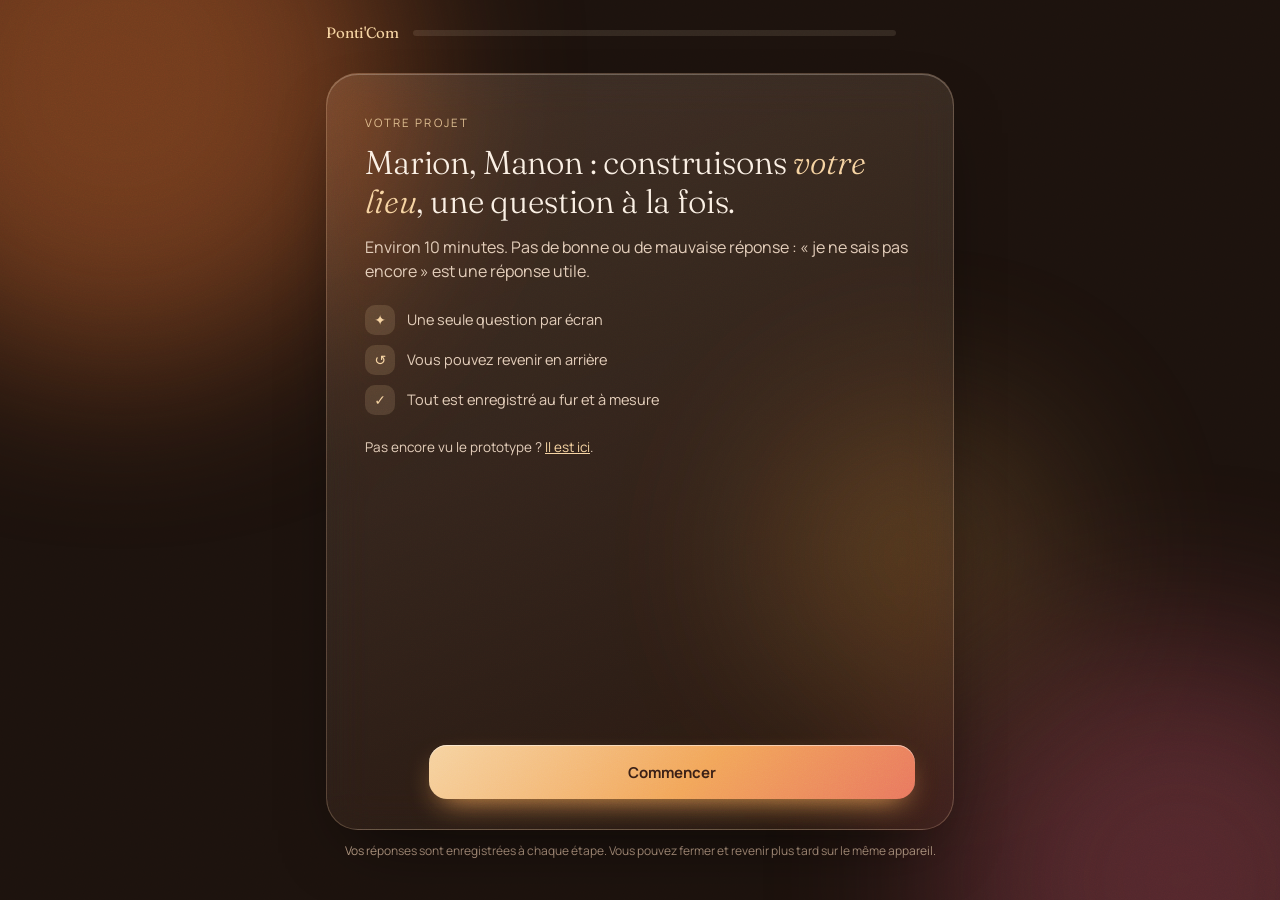
<file: questionnaire/index.html>
<!doctype html>
<html lang="fr">
<head>
<meta charset="utf-8">
<meta name="viewport" content="width=device-width, initial-scale=1, viewport-fit=cover">
<title>Votre projet · Questionnaire</title>
<meta name="robots" content="noindex, nofollow">
<meta name="theme-color" content="#1c120d">
<link rel="preconnect" href="https://fonts.googleapis.com">
<link rel="preconnect" href="https://fonts.gstatic.com" crossorigin>
<link href="https://fonts.googleapis.com/css2?family=Fraunces:ital,opsz,wght@0,9..144,300;0,9..144,500;1,9..144,300&family=Manrope:wght@400;500;600;700&display=swap" rel="stylesheet">
<style>
:root{
  --bg:#1c120d; --ink:#fbf0e4; --ink2:#e3cdb9; --ink3:#b89c86;
  --glass:rgba(255,222,190,.08); --glass2:rgba(255,226,198,.16);
  --line:rgba(255,214,176,.22); --line2:rgba(255,236,214,.45);
  --amber:#f2a65a; --coral:#e9775f; --sand:#f6d3a1;
}
*{box-sizing:border-box;margin:0;padding:0}
body{background:var(--bg);color:var(--ink);font:400 16px/1.5 Manrope,system-ui,sans-serif;min-height:100vh;min-height:100dvh;overflow-x:hidden}
body::after{content:"";position:fixed;inset:0;pointer-events:none;z-index:50;opacity:.12;mix-blend-mode:overlay;
  background-image:url("data:image/svg+xml,%3Csvg xmlns='http://www.w3.org/2000/svg' width='180' height='180'%3E%3Cfilter id='n'%3E%3CfeTurbulence type='fractalNoise' baseFrequency='.85' numOctaves='3' stitchTiles='stitch'/%3E%3C/filter%3E%3Crect width='100%25' height='100%25' filter='url(%23n)'/%3E%3C/svg%3E")}
.orbs{position:fixed;inset:0;overflow:hidden;z-index:0;pointer-events:none}
.orbs i{position:absolute;border-radius:50%;filter:blur(90px);transition:transform 1.6s cubic-bezier(.2,.8,.2,1)}
.orbs i:nth-child(1){width:560px;height:560px;background:#c9672f;top:-200px;left:-160px;opacity:.5}
.orbs i:nth-child(2){width:480px;height:480px;background:#a4485a;bottom:-220px;right:-140px;opacity:.42}
.orbs i:nth-child(3){width:300px;height:300px;background:#e6a45c;top:45%;left:60%;opacity:.22}

.shell{position:relative;z-index:1;max-width:660px;margin:0 auto;padding:22px 16px 40px;min-height:100vh;min-height:100dvh;display:flex;flex-direction:column}
.top{display:flex;align-items:center;gap:14px;margin-bottom:28px}
.brand{font-family:Fraunces,Georgia,serif;font-size:15px;color:var(--sand);white-space:nowrap}
.bar{flex:1;height:6px;border-radius:6px;background:rgba(255,230,200,.1);overflow:hidden}
.bar span{display:block;height:100%;width:0;border-radius:6px;background:linear-gradient(90deg,var(--sand),var(--amber),var(--coral));transition:width .6s cubic-bezier(.2,.8,.2,1);box-shadow:0 0 12px var(--amber)}
.count{font-size:12px;color:var(--ink3);min-width:44px;text-align:right}

.card{flex:1;display:flex;flex-direction:column;padding:30px 24px 24px;border-radius:32px;
  background:linear-gradient(160deg,rgba(255,232,208,.14),rgba(255,206,170,.04));border:1px solid var(--line);
  backdrop-filter:blur(22px) saturate(140%);-webkit-backdrop-filter:blur(22px) saturate(140%);
  box-shadow:inset 0 1px 0 rgba(255,244,230,.25),0 30px 70px -30px rgba(0,0,0,.7)}
@media (min-width:600px){.card{padding:40px 38px 30px}}
.q{animation:in .5s cubic-bezier(.2,.8,.2,1)}
@keyframes in{from{opacity:0;transform:translateY(14px)}to{opacity:1;transform:none}}
.chap{font-size:11.5px;letter-spacing:.18em;text-transform:uppercase;color:var(--sand);opacity:.85;margin-bottom:12px}
h1{font-family:Fraunces,Georgia,serif;font-weight:300;font-size:clamp(25px,4.6vw,33px);line-height:1.18;letter-spacing:-.005em}
h1 em{font-style:italic;color:var(--sand)}
.help{color:var(--ink2);font-size:14.5px;margin-top:10px}
.field{margin-top:24px;display:flex;flex-direction:column;gap:10px}

.opt{display:flex;align-items:center;gap:12px;padding:15px 16px;border-radius:18px;cursor:pointer;border:1px solid var(--line);background:var(--glass);color:var(--ink);font:500 15px Manrope,sans-serif;text-align:left;transition:background .2s,border-color .2s,transform .15s}
.opt:hover{background:var(--glass2)}
.opt:active{transform:scale(.99)}
.opt .box{flex:none;width:22px;height:22px;border-radius:50%;border:1.6px solid var(--ink3);display:grid;place-items:center;transition:.2s}
.opt.multi .box{border-radius:7px}
.opt.on{border-color:var(--line2);background:linear-gradient(135deg,rgba(246,211,161,.24),rgba(233,119,95,.14))}
.opt.on .box{border-color:transparent;background:linear-gradient(135deg,var(--sand),var(--amber))}
.opt.on .box::after{content:"";width:9px;height:5px;border:solid #3a2016;border-width:0 0 2px 2px;transform:rotate(-45deg) translate(1px,-1px)}
.opt small{display:block;color:var(--ink3);font-size:12.5px;font-weight:400}
.grid2{display:grid;grid-template-columns:1fr 1fr;gap:10px}
@media (max-width:420px){.grid2{grid-template-columns:1fr}}

input[type=text],input[type=email],textarea{width:100%;padding:16px 18px;border-radius:18px;border:1px solid var(--line);background:rgba(20,12,8,.35);color:var(--ink);font:500 16px Manrope,sans-serif;outline:none;transition:border-color .2s,box-shadow .2s}
textarea{min-height:130px;resize:vertical;line-height:1.5}
input:focus,textarea:focus{border-color:var(--sand);box-shadow:0 0 0 4px rgba(246,211,161,.14)}
::placeholder{color:#8f7867}
.other{margin-top:4px}

.nav{display:flex;gap:10px;margin-top:auto;padding-top:28px;align-items:center}
.btn{height:54px;padding:0 26px;border:0;border-radius:18px;font:700 15px Manrope,sans-serif;cursor:pointer;transition:opacity .2s,transform .15s}
.btn:active{transform:scale(.98)}
.next{flex:1;color:#3a2016;background:linear-gradient(135deg,var(--sand),var(--amber) 55%,var(--coral));box-shadow:0 12px 30px -12px var(--amber),inset 0 1px 0 rgba(255,255,255,.5)}
.next:disabled{opacity:.4;cursor:not-allowed;box-shadow:none}
.back{background:var(--glass);color:var(--ink2);border:1px solid var(--line);width:54px;padding:0;font-size:20px}
.skip{background:none;border:0;color:var(--ink3);font:500 13px Manrope,sans-serif;cursor:pointer;text-decoration:underline;text-underline-offset:3px;padding:8px}
.hint{font-size:12px;color:var(--ink3);text-align:center;margin-top:12px}
.saved{position:fixed;bottom:16px;left:50%;transform:translateX(-50%) translateY(20px);opacity:0;transition:.35s;font-size:12.5px;padding:8px 14px;border-radius:999px;background:rgba(40,26,19,.9);border:1px solid var(--line);color:var(--ink2);z-index:60}
.saved.show{opacity:1;transform:translateX(-50%)}
.intro p{color:var(--ink2);margin-top:14px}
.intro ul{list-style:none;margin-top:22px;display:grid;gap:10px}
.intro li{display:flex;gap:12px;align-items:center;color:var(--ink2);font-size:14.5px}
.intro li span{flex:none;width:30px;height:30px;border-radius:10px;display:grid;place-items:center;background:rgba(246,211,161,.14);color:var(--sand);font-size:14px}
a{color:var(--sand)}
@media (prefers-reduced-motion:reduce){*{animation:none!important;transition:none!important}}
</style>
</head>
<body>
<div class="orbs"><i></i><i></i><i></i></div>
<div class="shell">
  <div class="top">
    <div class="brand">Ponti'Com</div>
    <div class="bar"><span id="bar"></span></div>
    <div class="count" id="count"></div>
  </div>
  <div class="card"><div class="q" id="q"></div>
    <div class="nav">
      <button class="btn back" id="back" aria-label="Question précédente">←</button>
      <button class="btn next" id="next">Continuer</button>
    </div>
    <div style="text-align:center"><button class="skip" id="skip">Je ne sais pas encore, question suivante</button></div>
  </div>
  <div class="hint">Vos réponses sont enregistrées à chaque étape. Vous pouvez fermer et revenir plus tard sur le même appareil.</div>
</div>
<div class="saved" id="saved">✓ Enregistré</div>

<script>
(function(){
  var SUPA_URL = "https://afhtitjcwnlmjqkkmtmr.supabase.co/rest/v1/kereneur_reponses";
  var SUPA_KEY = "sb_publishable_E9YJJOGvkyVJloqA_AaNaw_uoR2tPXe";
  var LS = "kereneur_q_v1";

  // type : intro | single | multi | text | long | end
  // when : fonction(answers) -> bool (question conditionnelle)
  var STEPS = [
    {id:"intro", type:"intro"},
    {id:"qui", chap:"Pour commencer", type:"single", q:"Qui répond à ce questionnaire ?",
      opts:["Marion","Manon","Les deux, ensemble"]},

    // LE LIEU
    {id:"nom_lieu", chap:"Le lieu", type:"text", q:"Le lieu a-t-il déjà un nom ?", help:"Même provisoire, ou plusieurs pistes. Laissez vide si rien n'est décidé.", ph:"Ex. : Maison Ambre, ou deux ou trois idées"},
    {id:"espaces", chap:"Le lieu", type:"single", q:"Combien d'espaces pourra-t-on <em>réserver</em> séparément ?", help:"Une salle de cours, une salle privée, un studio, etc.",
      opts:["Un seul","Deux","Trois","Quatre ou plus"]},
    {id:"espaces_detail", chap:"Le lieu", type:"long", q:"Décrivez chaque espace en une ligne.", help:"Son nom (même provisoire), sa taille approximative, ce qui s'y passera.", ph:"Salle 1 : 40 m², 4 barres de pole, cours collectifs\nSalle 2 : …"},
    {id:"ouverture", chap:"Le lieu", type:"single", q:"Quand le lieu accueillera-t-il ses premiers clients ?",
      opts:["C'est déjà le cas","D'ici 3 mois","Dans 3 à 6 mois","Plus tard","Pas encore fixé"]},

    // ACTIVITÉS
    {id:"activites", chap:"Ce qui s'y passe", type:"multi", q:"Quelles activités imaginez-vous dans le lieu ?", help:"Cochez tout ce qui est envisagé, même lointain.",
      opts:["Pole dance","Autres danses","Yoga, stretching, mobilité","Renforcement, fitness","Tatouage","Soins, esthétique, bien-être","Privatisation (anniversaires, EVJF…)","Shootings photo ou vidéo","Soirées, événements, workshops"], other:true},
    {id:"encadrement", chap:"Ce qui s'y passe", type:"single", q:"Qui fera vivre ces activités ?",
      opts:[{t:"Uniquement nous deux",s:"Marion et Manon"},{t:"Nous, plus des intervenants indépendants",s:"profs, tatoueuse, praticiens…"},{t:"Surtout des intervenants qui louent l'espace",s:""}]},
    {id:"intervenants_modele", chap:"Ce qui s'y passe", type:"multi", q:"Comment travaillez-vous avec les intervenants ?", help:"Plusieurs réponses possibles selon les personnes.",
      when:function(a){return a.encadrement && a.encadrement.indexOf("Uniquement")<0},
      opts:["Ils paient une location de l'espace (à l'heure, au mois)","Vous prenez un pourcentage sur leurs séances","Leurs clients vous paient, et vous les rémunérez","Pas encore défini"], other:true},
    {id:"intervenants_nb", chap:"Ce qui s'y passe", type:"single", q:"Combien d'intervenants, à terme ?",
      when:function(a){return a.encadrement && a.encadrement.indexOf("Uniquement")<0},
      opts:["1 ou 2","3 à 5","6 à 10","Plus de 10"]},

    // RÉSERVATION
    {id:"formules", chap:"Réserver", type:"multi", q:"Qu'est-ce qu'un client pourra acheter ou réserver ?",
      opts:["Un cours à l'unité","Un carnet de séances (5, 10…)","Un abonnement mensuel","Un cours d'essai","Un cours privé","Un espace à l'heure","Une carte cadeau","Un stage ou un workshop"], other:true},
    {id:"resa_actuelle", chap:"Réserver", type:"multi", q:"Aujourd'hui, comment les gens réservent-ils ?",
      opts:["Par DM Instagram","Par WhatsApp","Par téléphone ou SMS","Via une application de réservation","Sur place"], other:true},
    {id:"volume", chap:"Réserver", type:"text", q:"Combien de réservations par semaine, environ ?", help:"Aujourd'hui, puis ce que vous visez dans un an.", ph:"Ex. : 30 aujourd'hui, 120 dans un an"},
    {id:"annulation", chap:"Réserver", type:"single", q:"Quand un client annule tard ou ne vient pas, que souhaitez-vous ?",
      opts:[{t:"Annulation libre jusqu'à 24 h avant",s:"après, la séance est due"},{t:"Annulation libre jusqu'à 12 h avant",s:""},{t:"Pas de remboursement, mais un report possible",s:""},{t:"On en parle ensemble",s:"je vous montrerai ce que font les meilleurs studios"}]},
    {id:"paiement", chap:"Réserver", type:"single", q:"Le paiement se fait plutôt…",
      opts:["En ligne, au moment de réserver","Sur place","Les deux, au choix du client"]},
    {id:"paiement_place", chap:"Réserver", type:"multi", q:"Et sur place, aujourd'hui, vous encaissez comment ?",
      opts:["Carte bancaire (terminal)","Espèces","Virement","Chèque","Rien pour l'instant"]},
    {id:"rappels", chap:"Réserver", type:"multi", q:"Quelles attentions automatiques vous plairaient ?",
      opts:["Rappel la veille du cours","Liste d'attente : la place libérée est proposée automatiquement","Message de bienvenue après la première séance","Relance des clients qui ne viennent plus","Demande d'avis Google après quelques séances","Cadeau d'anniversaire"]},

    // INSTAGRAM
    {id:"insta_comptes", chap:"Instagram", type:"text", q:"Quels comptes Instagram sont concernés ?", ph:"@… , @…"},
    {id:"insta_type", chap:"Instagram", type:"single", q:"Ces comptes sont-ils des comptes professionnels ?", help:"Dans Instagram : Paramètres, puis Type de compte. Un compte professionnel est indispensable pour automatiser les messages.",
      opts:["Oui, professionnel (entreprise ou créateur)","Non, compte personnel","Je ne sais pas"]},
    {id:"insta_dm", chap:"Instagram", type:"single", q:"Quelqu'un écrit « dispo samedi ? » en DM. Que devrait-il se passer ?",
      opts:[{t:"Réponse immédiate avec les créneaux libres et un lien pour réserver",s:"vous n'avez rien à faire"},{t:"Pareil, mais je peux reprendre la main à tout moment",s:""},{t:"Juste ranger et prioriser les messages, je réponds moi-même",s:""},{t:"Je ne sais pas, conseillez-moi",s:""}]},
    {id:"canaux", chap:"Instagram", type:"multi", q:"D'autres canaux comptent-ils pour vous ?",
      opts:["WhatsApp","Facebook","TikTok","Google (fiche d'établissement)","Site internet","Aucun autre"]},

    // AMBIANCES
    {id:"pilotage", chap:"Les ambiances", type:"multi", q:"Qu'aimeriez-vous pouvoir piloter dans le lieu ?",
      opts:["Lumières : couleurs et intensité","Musique, salle par salle","Climatisation","Rideaux, volets, stores","Écran ou vidéoprojecteur","Ouverture de la porte","Caméras","Diffuseur de parfum"], other:true},
    {id:"choix_ambiance", chap:"Les ambiances", type:"single", q:"Le client choisit-il lui-même son ambiance ?",
      opts:[{t:"Oui, au moment de réserver",s:"comme dans le prototype"},{t:"Oui, sur place, avec une tablette dans la salle",s:""},{t:"Seulement pour les formules premium ou les privatisations",s:""},{t:"Non, c'est nous qui décidons",s:""}]},
    {id:"matin", chap:"Les ambiances", type:"multi", q:"« Tout allumer depuis chez moi le matin » : à quoi cela vous servirait-il le plus ?", help:"Pour bien comprendre votre journée type.",
      opts:["Que la salle soit déjà fraîche (clim) en arrivant","Vérifier que tout a bien été éteint la veille","Ouvrir la porte à quelqu'un à distance","Lancer une ambiance avant l'arrivée d'un client","Voir qui est là, ce qui est allumé"], other:true},
    {id:"existant", chap:"Les ambiances", type:"long", q:"Qu'est-ce qui est déjà installé ou acheté ?", help:"Internet (fibre, 4G), box, marque des clims, enceintes, éclairages… Même approximatif. Une photo du tableau électrique et de la box nous aidera plus tard.", ph:"Ex. : fibre Orange, 2 clims Daikin, néons LED blancs, rien d'autre"},
    {id:"bricoleur", chap:"Les ambiances", type:"text", q:"La personne qui s'y connaît en domotique utilise déjà quoi ?", help:"Son prénom, et ses outils s'il en a (Home Assistant, Jeedom, Google Home, Alexa, Zigbee…). Il sera nos mains sur place.", ph:"Ex. : Kévin, Home Assistant sur un Raspberry"},
    {id:"budget_materiel", chap:"Les ambiances", type:"single", q:"Pour le matériel (lumières, son, réseau, serrure), vous imaginez plutôt…",
      opts:["Moins de 1 500 €","1 500 à 4 000 €","4 000 à 8 000 €","Plus de 8 000 €","Aucune idée, je préfère une proposition"]},

    // ACCÈS
    {id:"acces", chap:"Entrer dans le lieu", type:"single", q:"Comment les gens entrent-ils dans le lieu ?",
      opts:[{t:"Quelqu'un est toujours là pour ouvrir",s:""},{t:"Les intervenants doivent pouvoir entrer seuls",s:""},{t:"Les clients aussi, en autonomie",s:"accès 24 h sur 24 ou en horaires étendus"}]},
    {id:"acces_code", chap:"Entrer dans le lieu", type:"single", q:"Sans badge : que pensez-vous d'un code à 4 chiffres reçu avec la réservation ?", help:"Il n'est valable que pendant le créneau réservé. Rien à oublier, et s'il est partagé, il expire tout seul.",
      opts:["Parfait","Je préfère ouvrir depuis le téléphone (bouton dans l'app)","Les deux","J'ai une autre idée"]},

    // BOUTIQUE (dérobée)
    {id:"achats", chap:"Autour des séances", type:"multi", q:"En dehors des réservations, que pourrait-on acheter chez vous ?",
      opts:["Tenues (Pontipole…)","Accessoires : grip, genouillères, chaussures…","Boissons, snacks sur place","Produits de soin (après-tatouage…)","Cartes cadeaux","Rien pour l'instant"], other:true},
    {id:"achats_ou", chap:"Autour des séances", type:"single", q:"Et ces achats se feraient…",
      when:function(a){return a.achats && !(a.achats.length===1 && a.achats[0]==="Rien pour l'instant")},
      opts:["Sur place uniquement","En ligne, avec retrait sur place","En ligne, avec livraison","Partout"]},

    // IMAGE
    {id:"mots", chap:"L'image", type:"text", q:"Trois mots pour l'ambiance du lieu ?", ph:"Ex. : chaleureux, intime, spectaculaire"},
    {id:"references", chap:"L'image", type:"long", q:"Des lieux, comptes ou applications que vous trouvez beaux ?", help:"Liens Instagram, sites, applications… Et ce qu'il faut absolument éviter.", ph:"J'adore… / Surtout pas…"},
    {id:"charte", chap:"L'image", type:"single", q:"Avez-vous déjà un logo ou des couleurs ?",
      opts:["Oui, tout est prêt","Quelques éléments","Rien encore","Un graphiste s'en occupe"]},

    // CADRE
    {id:"structure", chap:"Le cadre", type:"single", q:"Sous quelle forme le lieu va-t-il fonctionner ?", help:"C'est elle qui encaissera les paiements en ligne et recevra les factures.",
      opts:["Une société (créée ou en création)","Une association","Chacune avec son statut actuel","Pas encore décidé"]},
    {id:"equipe_bo", chap:"Le cadre", type:"single", q:"Combien de personnes géreront le planning et les réservations ?",
      opts:["Une","Deux","Trois à cinq","Plus"]},
    {id:"lancement", chap:"Le cadre", type:"single", q:"Pour quand aimeriez-vous l'application ?",
      opts:["Le plus vite possible","Pour l'ouverture du lieu","D'ici 3 mois","Pas de date précise"]},
    {id:"budget_app", chap:"Le cadre", type:"single", q:"Pour l'application elle-même, vous avez une enveloppe en tête ?", help:"Simplement pour adapter la proposition. Tout se fera par étapes.",
      opts:["Je préfère recevoir une proposition","Moins de 5 000 €","5 000 à 10 000 €","10 000 à 20 000 €","Plus de 20 000 €"]},
    {id:"contact", chap:"Pour finir", type:"text", q:"Où vous envoyer la proposition ?", help:"Une adresse e-mail.", ph:"vous@exemple.fr", input:"email"},
    {id:"libre", chap:"Pour finir", type:"long", q:"Quelque chose que nous n'avons pas abordé ?", help:"Une envie, une crainte, une idée folle : tout est bienvenu.", ph:"…"},
    {id:"end", type:"end"}
  ];

  var st = load() || {sid: uid(), i: 0, a: {}};
  var q = document.getElementById("q"), next = document.getElementById("next"), back = document.getElementById("back"), skip = document.getElementById("skip");

  function uid(){ return "k-" + Date.now().toString(36) + "-" + Math.random().toString(36).slice(2,8) }
  function load(){ try{ return JSON.parse(localStorage.getItem(LS)) }catch(e){ return null } }
  function save(){ try{ localStorage.setItem(LS, JSON.stringify(st)) }catch(e){} }
  function visible(i){ var s = STEPS[i]; return !s.when || s.when(st.a) }
  function esc(t){ return String(t).replace(/[&<>"]/g, function(c){ return {"&":"&amp;","<":"&lt;",">":"&gt;",'"':"&quot;"}[c] }) }
  function questionSteps(){ return STEPS.filter(function(s,i){ return s.q && visible(i) }) }

  function send(step, value){
    var el = document.getElementById("saved");
    fetch(SUPA_URL, {method:"POST",
      headers:{"apikey":SUPA_KEY,"Authorization":"Bearer "+SUPA_KEY,"Content-Type":"application/json","Prefer":"return=minimal"},
      body: JSON.stringify({session_id: st.sid, etape: step, reponses: {valeur: value, qui: st.a.qui || null}, user_agent: navigator.userAgent.slice(0,400)})
    }).then(function(r){ if(r.ok){ el.classList.add("show"); setTimeout(function(){ el.classList.remove("show") }, 1300) } }).catch(function(){});
  }

  function progress(){
    var qs = questionSteps(), cur = STEPS[st.i], idx = qs.indexOf(cur);
    var pct = cur.type === "end" ? 100 : cur.type === "intro" ? 0 : Math.round(idx / qs.length * 100);
    document.getElementById("bar").style.width = pct + "%";
    document.getElementById("count").textContent = cur.q ? (idx + 1) + " / " + qs.length : "";
    var o = document.querySelectorAll(".orbs i");
    o[0].style.transform = "translate(" + pct*1.2 + "px," + pct*.8 + "px)";
    o[1].style.transform = "translate(" + (-pct) + "px," + (-pct*.6) + "px)";
  }

  function optLabel(o){ return typeof o === "string" ? o : o.t }

  function render(){
    var s = STEPS[st.i], v = st.a[s.id], html = "";
    skip.style.display = s.q ? "" : "none";
    back.style.visibility = st.i > 0 && s.type !== "end" ? "visible" : "hidden";
    next.style.display = "";
    next.textContent = "Continuer";

    if(s.type === "intro"){
      html = '<div class="intro"><div class="chap">Votre projet</div><h1>Marion, Manon : construisons <em>votre lieu</em>, une question à la fois.</h1>'
        + '<p>Environ 10 minutes. Pas de bonne ou de mauvaise réponse : « je ne sais pas encore » est une réponse utile.</p>'
        + '<ul><li><span>✦</span>Une seule question par écran</li><li><span>↺</span>Vous pouvez revenir en arrière</li><li><span>✓</span>Tout est enregistré au fur et à mesure</li></ul>'
        + '<p style="font-size:13.5px;margin-top:22px">Pas encore vu le prototype ? <a href="../prototype/">Il est ici</a>.</p></div>';
      next.textContent = st.i === 0 && Object.keys(st.a).length ? "Reprendre où j'en étais" : "Commencer";
    } else if(s.type === "end"){
      html = '<div class="intro"><div class="chap">Merci</div><h1>C’est parfait, <em>merci</em>.</h1>'
        + '<p>J’ai tout ce qu’il faut pour préparer une proposition claire, par étapes. Je reviens vers vous très vite pour en parler en visio.</p>'
        + '<p style="margin-top:18px">Alexis · Ponti’Com</p></div>';
      next.style.display = "none";
      send("_termine", true);
    } else {
      html = '<div class="chap">' + esc(s.chap) + '</div><h1>' + s.q + '</h1>' + (s.help ? '<p class="help">' + esc(s.help) + '</p>' : '') + '<div class="field" id="f"></div>';
    }
    q.innerHTML = html;
    q.style.animation = "none"; q.offsetHeight; q.style.animation = "";

    var f = document.getElementById("f");
    if(s.type === "single" || s.type === "multi"){
      var multi = s.type === "multi", list = s.opts.slice(), wrap = f;
      if(list.length > 6 && !list.some(function(o){ return typeof o !== "string" })){ wrap = document.createElement("div"); wrap.className = "grid2"; f.appendChild(wrap) }
      var cur = multi ? (v && v.choix ? v.choix : []) : (v && v.choix ? v.choix : null);
      list.forEach(function(o){
        var lab = optLabel(o), b = document.createElement("button");
        b.type = "button"; b.className = "opt" + (multi ? " multi" : "");
        var on = multi ? cur.indexOf(lab) >= 0 : cur === lab;
        if(on) b.classList.add("on");
        b.innerHTML = '<span class="box"></span><span>' + esc(lab) + (o.s ? '<small>' + esc(o.s) + '</small>' : '') + '</span>';
        b.onclick = function(){
          if(multi){
            var arr = (st.a[s.id] && st.a[s.id].choix) ? st.a[s.id].choix.slice() : [];
            var k = arr.indexOf(lab); if(k >= 0) arr.splice(k,1); else arr.push(lab);
            st.a[s.id] = {choix: arr, autre: (st.a[s.id]||{}).autre || ""}; b.classList.toggle("on");
          } else {
            st.a[s.id] = {choix: lab, autre: (st.a[s.id]||{}).autre || ""};
            f.querySelectorAll(".opt").forEach(function(x){ x.classList.remove("on") }); b.classList.add("on");
            if(!s.other){ save(); setTimeout(go, 280) }
          }
          save(); validate();
        };
        wrap.appendChild(b);
      });
      if(s.other){
        var inp = document.createElement("input"); inp.type = "text"; inp.className = "other"; inp.placeholder = "Autre chose ? Précisez ici";
        inp.value = (v && v.autre) || "";
        inp.oninput = function(){ var cur2 = st.a[s.id] || {choix: multi ? [] : null}; cur2.autre = inp.value; st.a[s.id] = cur2; save(); validate() };
        f.appendChild(inp);
      }
    }
    if(s.type === "text" || s.type === "long"){
      var t = document.createElement(s.type === "long" ? "textarea" : "input");
      if(s.type === "text") t.type = s.input || "text";
      t.placeholder = s.ph || ""; t.value = typeof v === "string" ? v : "";
      t.oninput = function(){ st.a[s.id] = t.value; save(); validate() };
      if(s.type === "text") t.onkeydown = function(e){ if(e.key === "Enter" && !next.disabled) go() };
      f.appendChild(t);
      setTimeout(function(){ if(window.innerWidth > 700) t.focus() }, 350);
    }
    progress(); validate();
  }

  function filled(s){
    var v = st.a[s.id];
    if(s.type === "intro" || s.type === "end") return true;
    if(s.type === "text" || s.type === "long") return !!(v && v.trim());
    if(!v) return false;
    if(s.type === "multi") return (v.choix && v.choix.length) || (v.autre && v.autre.trim());
    return !!v.choix || (v.autre && v.autre.trim());
  }
  function validate(){ next.disabled = !filled(STEPS[st.i]) }

  function go(skipped){
    var s = STEPS[st.i];
    if(s.q) send(s.id, skipped ? "(je ne sais pas encore)" : st.a[s.id]);
    if(skipped && s.q) st.a[s.id] = st.a[s.id] || "";
    var n = st.i + 1; while(n < STEPS.length - 1 && !visible(n)) n++;
    st.i = n; save(); render(); window.scrollTo({top:0, behavior:"smooth"});
  }
  next.onclick = function(){ if(!next.disabled) go(false) };
  skip.onclick = function(){ go(true) };
  back.onclick = function(){ var p = st.i - 1; while(p > 0 && !visible(p)) p--; st.i = Math.max(0,p); save(); render() };

  if(st.i > 0 && STEPS[st.i].type !== "end"){ st.i = 0 } // écran d'accueil avec « Reprendre »
  var resumeTo = null;
  if(Object.keys(st.a).length){ var last = 0; STEPS.forEach(function(s,i){ if(st.a[s.id] !== undefined) last = i }); resumeTo = Math.min(last + 1, STEPS.length - 1) }
  var origGo = go;
  next.onclick = function(){
    if(next.disabled) return;
    if(STEPS[st.i].type === "intro" && resumeTo){ st.i = resumeTo; resumeTo = null; while(st.i < STEPS.length - 1 && !visible(st.i)) st.i++; save(); render(); return }
    origGo(false);
  };
  render();
})();
</script>
</body>
</html>
</file>
<file: demo/styles.css>
:root{
  --bg:#1c120d; --ink:#fbf0e4; --ink2:#e3cdb9; --ink3:#b89c86;
  --glass:rgba(255,222,190,.08); --glass2:rgba(255,226,198,.15);
  --line:rgba(255,214,176,.2); --line2:rgba(255,236,214,.4);
  --amber:#f2a65a; --coral:#e9775f; --sand:#f6d3a1; --ok:#8fe0ad; --warn:#ffb59c;
  --glow:#f2a65a; --glow2:#e9775f;
  --r:22px;
  --sat:env(safe-area-inset-top,0px); --sab:env(safe-area-inset-bottom,0px);
  color-scheme:dark;
}
*{box-sizing:border-box;margin:0;padding:0}
html{-webkit-text-size-adjust:100%}
body{background:var(--bg);color:var(--ink);font:400 15px/1.5 Manrope,system-ui,sans-serif;-webkit-font-smoothing:antialiased;min-height:100dvh;overflow-x:hidden}
button,input,select{font:inherit;color:inherit}
button{cursor:pointer;-webkit-tap-highlight-color:transparent}
a{color:var(--sand)}
h1,h2,h3{font-family:Fraunces,Georgia,serif;font-weight:400;text-wrap:balance}
p{text-wrap:pretty}
body::after{content:"";position:fixed;inset:0;pointer-events:none;z-index:200;opacity:.1;mix-blend-mode:overlay;
  background-image:url("data:image/svg+xml,%3Csvg xmlns='http://www.w3.org/2000/svg' width='180' height='180'%3E%3Cfilter id='n'%3E%3CfeTurbulence type='fractalNoise' baseFrequency='.85' numOctaves='3' stitchTiles='stitch'/%3E%3C/filter%3E%3Crect width='100%25' height='100%25' filter='url(%23n)'/%3E%3C/svg%3E")}
.orbs{position:fixed;inset:0;overflow:hidden;pointer-events:none}
.orbs i{position:absolute;border-radius:50%;filter:blur(90px)}
.orbs i:nth-child(1){width:620px;height:620px;background:#c9672f;top:-220px;left:-180px;opacity:.45}
.orbs i:nth-child(2){width:520px;height:520px;background:#a4485a;bottom:-240px;right:-160px;opacity:.35}
.orbs i:nth-child(3){width:380px;height:380px;background:#e6a45c;top:45%;left:50%;opacity:.15}

.g{background:linear-gradient(160deg,rgba(255,232,208,.14),rgba(255,206,170,.05));border:1px solid var(--line);
  backdrop-filter:blur(18px) saturate(140%);-webkit-backdrop-filter:blur(18px) saturate(140%);
  box-shadow:inset 0 1px 0 rgba(255,244,230,.22),0 10px 30px -16px rgba(0,0,0,.6);border-radius:var(--r)}

/* ---------- mise en page ---------- */
.stage{position:relative;display:grid;grid-template-columns:1fr auto 1fr;gap:40px;align-items:center;min-height:100dvh;padding:24px 32px;max-width:1400px;margin:0 auto}
.side{max-width:330px}
.side-l{justify-self:end}
.side-r{justify-self:start;display:grid;gap:14px}
.kicker{font-size:11.5px;letter-spacing:.18em;text-transform:uppercase;color:var(--sand)}
.side h1{font-size:44px;font-weight:300;margin:8px 0 10px;line-height:1.05}
.lead{color:var(--ink2);font-size:15px}
.howto{margin-top:22px;padding:18px 18px 16px}
.howto b{display:block;font-size:13px;letter-spacing:.06em;text-transform:uppercase;color:var(--sand);margin-bottom:8px}
.howto ol{padding-left:18px;display:grid;gap:7px;font-size:14px;color:var(--ink2)}
.note{padding:16px 18px;font-size:14px;color:var(--ink2)}
.note b{color:var(--ink);display:block;margin-bottom:4px}
.device-wrap{display:flex;flex-direction:column;align-items:center;gap:14px}

.switcher{display:flex;gap:6px;align-items:center;padding:5px;border-radius:999px;position:relative;z-index:30}
.seg{display:flex;gap:2px}
.seg button{border:0;background:none;padding:8px 13px;border-radius:999px;font-weight:600;font-size:13px;color:var(--ink3);transition:background .25s,color .25s}
.seg button[aria-selected="true"]{background:linear-gradient(135deg,var(--sand),var(--amber));color:#3a2016}
#who{appearance:none;-webkit-appearance:none;border:1px solid var(--line);background:rgba(0,0,0,.18);border-radius:999px;padding:7px 26px 7px 12px;font-size:13px;max-width:150px;
  background-image:url("data:image/svg+xml,%3Csvg xmlns='http://www.w3.org/2000/svg' width='10' height='6'%3E%3Cpath d='M1 1l4 4 4-4' stroke='%23f6d3a1' fill='none' stroke-width='1.5'/%3E%3C/svg%3E");background-repeat:no-repeat;background-position:right 10px center}
#who option{background:#2a1a12}
.reset{border:0;background:none;width:32px;height:32px;border-radius:50%;font-size:17px;color:var(--ink3)}

.device{position:relative;width:390px;height:min(844px,calc(100dvh - 110px));min-height:640px;border-radius:52px;overflow:hidden;isolation:isolate;background:#170f0b;
  box-shadow:0 0 0 11px #2e1f17,0 0 0 12px rgba(255,220,190,.16),0 50px 100px -30px rgba(0,0,0,.85),0 0 120px -30px var(--glow);transition:box-shadow 1.2s}
.glow{position:absolute;inset:0;z-index:-1;pointer-events:none}
.glow::before,.glow::after{content:"";position:absolute;border-radius:50%;filter:blur(60px);transition:background 1.2s}
.glow::before{width:320px;height:320px;top:-110px;left:-90px;background:var(--glow);opacity:.55}
.glow::after{width:300px;height:300px;bottom:-60px;right:-120px;background:var(--glow2);opacity:.4}

@media (max-width:1180px){
  .stage{grid-template-columns:auto auto;justify-content:center}
  .side-r{display:none}
}
@media (max-width:820px){
  .stage{display:block;padding:0}
  .side{display:none}
  .device-wrap{display:block}
  .switcher{position:fixed;top:calc(var(--sat) + 8px);left:50%;transform:translateX(-50%);z-index:60;background:rgba(40,26,19,.72)}
  .seg button{padding:7px 10px;font-size:12.5px}
  #who{max-width:110px;font-size:12.5px}
  .device{width:100%;height:100dvh;min-height:0;border-radius:0;box-shadow:none}
}

/* ---------- écran ---------- */
.scr{position:absolute;inset:0;overflow-y:auto;overflow-x:hidden;padding:64px 18px 120px;scrollbar-width:none;view-transition-name:scr}
.scr::-webkit-scrollbar{display:none}
@media (max-width:820px){.scr{padding-top:calc(var(--sat) + 70px)}}
.hd{display:flex;justify-content:space-between;align-items:flex-end;margin:6px 2px 18px;gap:10px}
.hd small{display:block;color:var(--ink3);font-size:12.5px}
.hd h2{font-size:30px;line-height:1.1}
.hd .act{flex:none}
.ibtn{width:40px;height:40px;border-radius:50%;border:1px solid var(--line);background:var(--glass);display:grid;place-items:center}
.ibtn svg{width:19px;height:19px;stroke:var(--ink);fill:none;stroke-width:1.7}

.sec{display:flex;justify-content:space-between;align-items:baseline;margin:22px 2px 10px}
.sec h3{font-family:Manrope,sans-serif;font-size:13px;font-weight:700;color:var(--ink2);letter-spacing:.04em;text-transform:uppercase}
.sec span{font-size:12px;color:var(--ink3)}

.card{padding:15px 16px;margin-bottom:10px}
.row{display:flex;align-items:center;gap:12px}
.row .grow{flex:1;min-width:0}
.row b{display:block;font-size:14.5px;font-weight:600}
.row small{display:block;font-size:12.5px;color:var(--ink3);line-height:1.35}
.dot{width:38px;height:38px;border-radius:13px;flex:none;display:grid;place-items:center;font-weight:700;color:#2a170f;font-size:14px}
.av{width:40px;height:40px;border-radius:50%;flex:none;display:grid;place-items:center;font-weight:700;font-size:14px;color:#3a2016;background:linear-gradient(135deg,var(--sand),var(--coral))}
.time{min-width:48px;text-align:center}
.time b{font-size:16px}
.time small{font-size:11px}

.kpis{display:grid;grid-template-columns:1fr 1fr;gap:10px}
.kpi{padding:14px 15px}
.kpi small{font-size:11.5px;color:var(--ink3);text-transform:uppercase;letter-spacing:.08em}
.kpi b{display:block;font-family:Fraunces,serif;font-weight:400;font-size:28px;line-height:1.15;margin-top:2px}
.kpi.hot{border-color:rgba(242,166,90,.5)}

.pill{display:inline-flex;align-items:center;gap:5px;font-size:11.5px;font-weight:600;padding:4px 10px;border-radius:999px;background:rgba(255,230,200,.1);color:var(--sand);white-space:nowrap}
.pill.ok{background:rgba(143,224,173,.14);color:var(--ok)}
.pill.warn{background:rgba(233,119,95,.18);color:var(--warn)}
.pill.mute{background:rgba(255,255,255,.06);color:var(--ink3)}

.btn{display:flex;align-items:center;justify-content:center;gap:8px;width:100%;height:50px;border:0;border-radius:17px;font-weight:700;font-size:15px;color:#3a2016;
  background:linear-gradient(135deg,var(--sand),var(--amber) 55%,var(--coral));box-shadow:0 12px 28px -12px var(--glow),inset 0 1px 0 rgba(255,255,255,.5);transition:transform .15s}
.btn:active{transform:scale(.98)}
.btn.ghost{background:var(--glass);color:var(--ink);box-shadow:none;border:1px solid var(--line);font-weight:600}
.btn.sm{height:38px;border-radius:13px;font-size:13.5px;width:auto;padding:0 14px}
.btn[disabled]{opacity:.4;pointer-events:none}
.btns{display:flex;gap:8px;margin-top:12px}
.btns .btn{flex:1}

.tg{width:48px;height:29px;border-radius:20px;border:0;background:rgba(255,230,200,.16);position:relative;flex:none;transition:background .25s}
.tg::after{content:"";position:absolute;top:3px;left:3px;width:23px;height:23px;border-radius:50%;background:var(--ink);transition:transform .25s cubic-bezier(.3,1.4,.5,1);box-shadow:0 2px 6px rgba(0,0,0,.3)}
.tg[aria-pressed="true"]{background:var(--amber)}
.tg[aria-pressed="true"]::after{transform:translateX(19px)}
.tg[disabled]{opacity:.45}

.chips{display:flex;gap:7px;flex-wrap:wrap;margin-top:12px}
.chip{border:1px solid var(--line);background:var(--glass);border-radius:999px;padding:7px 12px;font-size:12.5px;font-weight:600;color:var(--ink2);display:inline-flex;align-items:center;gap:6px}
.chip i{width:10px;height:10px;border-radius:50%}
.chip[aria-pressed="true"]{border-color:var(--line2);background:var(--glass2);color:var(--ink);box-shadow:0 0 0 2px rgba(246,211,161,.35)}
.chip[disabled]{opacity:.4}

.hero{padding:20px 18px;margin-bottom:12px;position:relative;overflow:hidden}
.hero h3{font-size:22px;margin:4px 0 6px;line-height:1.2}
.hero p{color:var(--ink2);font-size:14px}
.hero .tag{font-size:11px;letter-spacing:.14em;text-transform:uppercase;color:var(--sand)}
.big{display:flex;gap:10px;margin-bottom:12px}
.big .btn{flex:1;height:56px}

.days{display:flex;gap:6px;overflow-x:auto;margin:0 -18px 6px;padding:2px 18px 10px;scrollbar-width:none}
.days::-webkit-scrollbar{display:none}
.day{flex:none;border:1px solid var(--line);background:var(--glass);border-radius:16px;padding:8px 0;width:52px;text-align:center}
.day small{display:block;font-size:11px;color:var(--ink3);text-transform:capitalize}
.day b{font-size:17px}
.day[aria-pressed="true"]{background:linear-gradient(160deg,var(--sand),var(--amber));color:#3a2016;border-color:transparent}
.day[aria-pressed="true"] small{color:#5a3522}

.empty{padding:26px 18px;text-align:center;color:var(--ink3);font-size:14px}
.lock{opacity:.5;filter:saturate(.4)}
.banner{padding:12px 14px;border-radius:16px;font-size:13.5px;margin-bottom:12px;display:flex;gap:10px;align-items:flex-start;background:rgba(233,119,95,.14);border:1px solid rgba(233,119,95,.35);color:#ffd9cb}
.banner.info{background:rgba(246,211,161,.1);border-color:rgba(246,211,161,.3);color:var(--ink2)}
.lnk{font-family:ui-monospace,Menlo,monospace;font-size:12px;color:var(--sand);word-break:break-all;background:rgba(0,0,0,.2);padding:8px 10px;border-radius:10px;margin-top:8px}

.slider{width:100%;accent-color:var(--amber);margin-top:6px}
.field{display:block;margin-bottom:12px}
.field span{display:block;font-size:12.5px;color:var(--ink3);margin-bottom:5px}
.field input{width:100%;height:48px;border-radius:14px;border:1px solid var(--line);background:rgba(0,0,0,.2);padding:0 14px;font-size:16px;outline:none}
.field input:focus{border-color:var(--line2);box-shadow:0 0 0 3px rgba(246,211,161,.18)}
.check{display:flex;gap:10px;align-items:flex-start;font-size:13.5px;color:var(--ink2);margin:6px 0 12px}
.check input{width:20px;height:20px;accent-color:var(--amber);flex:none;margin-top:1px}

/* barre d'onglets façon iOS 26 */
.tabbar{position:absolute;left:14px;right:14px;bottom:calc(14px + var(--sab));z-index:20;height:66px;border-radius:33px;display:flex;justify-content:space-around;align-items:center;padding:0 6px;
  background:rgba(48,32,24,.55);backdrop-filter:blur(24px) saturate(180%);-webkit-backdrop-filter:blur(24px) saturate(180%);border:1px solid rgba(255,236,214,.16);box-shadow:inset 0 1px 0 rgba(255,244,230,.2),0 14px 30px -10px rgba(0,0,0,.6);view-transition-name:tabbar}
.tab{flex:1;border:0;background:none;display:flex;flex-direction:column;align-items:center;gap:2px;font-size:10.5px;font-weight:600;color:var(--ink3);height:56px;justify-content:center;border-radius:28px;position:relative}
.tab svg{width:22px;height:22px;stroke:currentColor;fill:none;stroke-width:1.7}
.tab[aria-selected="true"]{color:var(--ink);background:rgba(255,236,214,.12)}
.tab .badge{position:absolute;top:5px;right:calc(50% - 20px);min-width:17px;height:17px;border-radius:9px;background:var(--coral);color:#fff;font-size:10px;display:grid;place-items:center;padding:0 4px}

/* feuille du bas */
.sheet{margin:auto auto 0;width:min(390px,100%);max-height:86dvh;border:0;border-top:1px solid var(--line2);border-radius:30px 30px 0 0;padding:10px 18px calc(22px + var(--sab));color:var(--ink);
  background:linear-gradient(170deg,rgba(72,46,34,.94),rgba(32,21,15,.97));backdrop-filter:blur(26px);-webkit-backdrop-filter:blur(26px);
  overflow-y:auto;scrollbar-width:none;transition:transform .42s cubic-bezier(.2,.9,.25,1),overlay .42s allow-discrete,display .42s allow-discrete;transform:translateY(105%)}
.sheet[open]{transform:none}
@starting-style{.sheet[open]{transform:translateY(105%)}}
.sheet::backdrop{background:rgba(10,6,4,.5);transition:opacity .4s,overlay .4s allow-discrete,display .4s allow-discrete;opacity:0}
.sheet[open]::backdrop{opacity:1}
@starting-style{.sheet[open]::backdrop{opacity:0}}
.grab{width:38px;height:5px;border-radius:5px;background:rgba(255,230,210,.3);margin:0 auto 14px}
.sheet h3{font-size:23px;margin-bottom:4px}
.sheet .meta{color:var(--ink2);font-size:13.5px;margin-bottom:14px}
.line{display:flex;justify-content:space-between;padding:11px 0;border-top:1px solid rgba(255,220,190,.12);font-size:14px}
.line span{color:var(--ink2)}
.done{text-align:center;padding:6px 0}
.ring{width:76px;height:76px;border-radius:50%;margin:4px auto 12px;display:grid;place-items:center;background:radial-gradient(circle,var(--glow),transparent 70%)}
.ring svg{width:34px;height:34px;stroke:#fff;stroke-width:2.4;fill:none}
.code{font-size:34px;font-weight:700;letter-spacing:.3em;padding-left:.3em;margin:6px 0}

/* toast */
.toast{position:fixed;inset:auto;top:calc(var(--sat) + 16px);left:50%;transform:translateX(-50%);margin:0;border:1px solid rgba(255,236,214,.2);border-radius:20px;padding:12px 16px;max-width:min(360px,92vw);
  background:rgba(60,42,33,.86);backdrop-filter:blur(24px);-webkit-backdrop-filter:blur(24px);color:var(--ink);font-size:14px;box-shadow:0 14px 34px -10px rgba(0,0,0,.6);
  transition:opacity .3s,translate .4s cubic-bezier(.2,1.3,.3,1),overlay .4s allow-discrete,display .4s allow-discrete;opacity:0;translate:0 -20px}
.toast:popover-open{opacity:1;translate:0 0}
@starting-style{.toast:popover-open{opacity:0;translate:0 -20px}}

/* transitions de vue */
::view-transition-old(scr){animation:.22s ease both fadeout}
::view-transition-new(scr){animation:.32s cubic-bezier(.2,.9,.3,1) both fadein}
@keyframes fadeout{to{opacity:0;transform:scale(.985)}}
@keyframes fadein{from{opacity:0;transform:translateY(10px)}}
@media (prefers-reduced-motion:reduce){*,::view-transition-group(*),::view-transition-old(*),::view-transition-new(*){animation:none!important;transition:none!important}}
</file>
